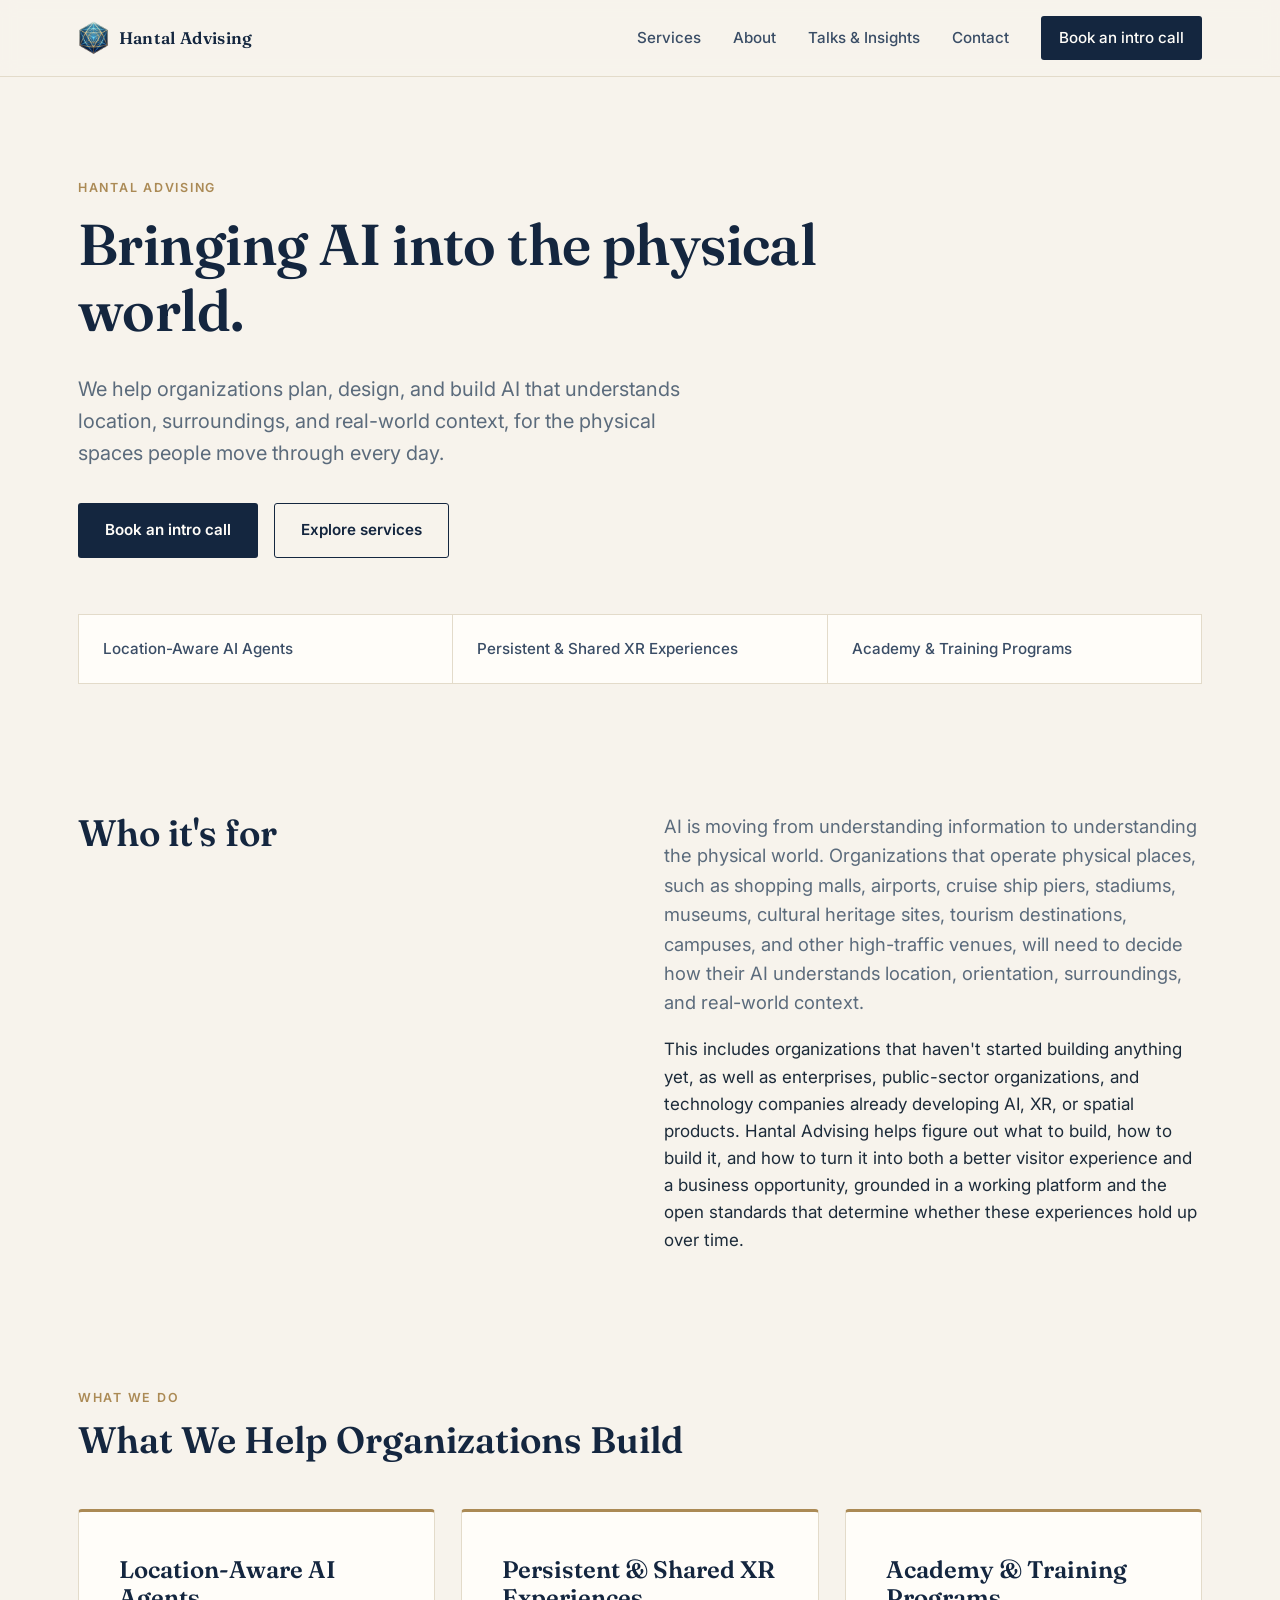
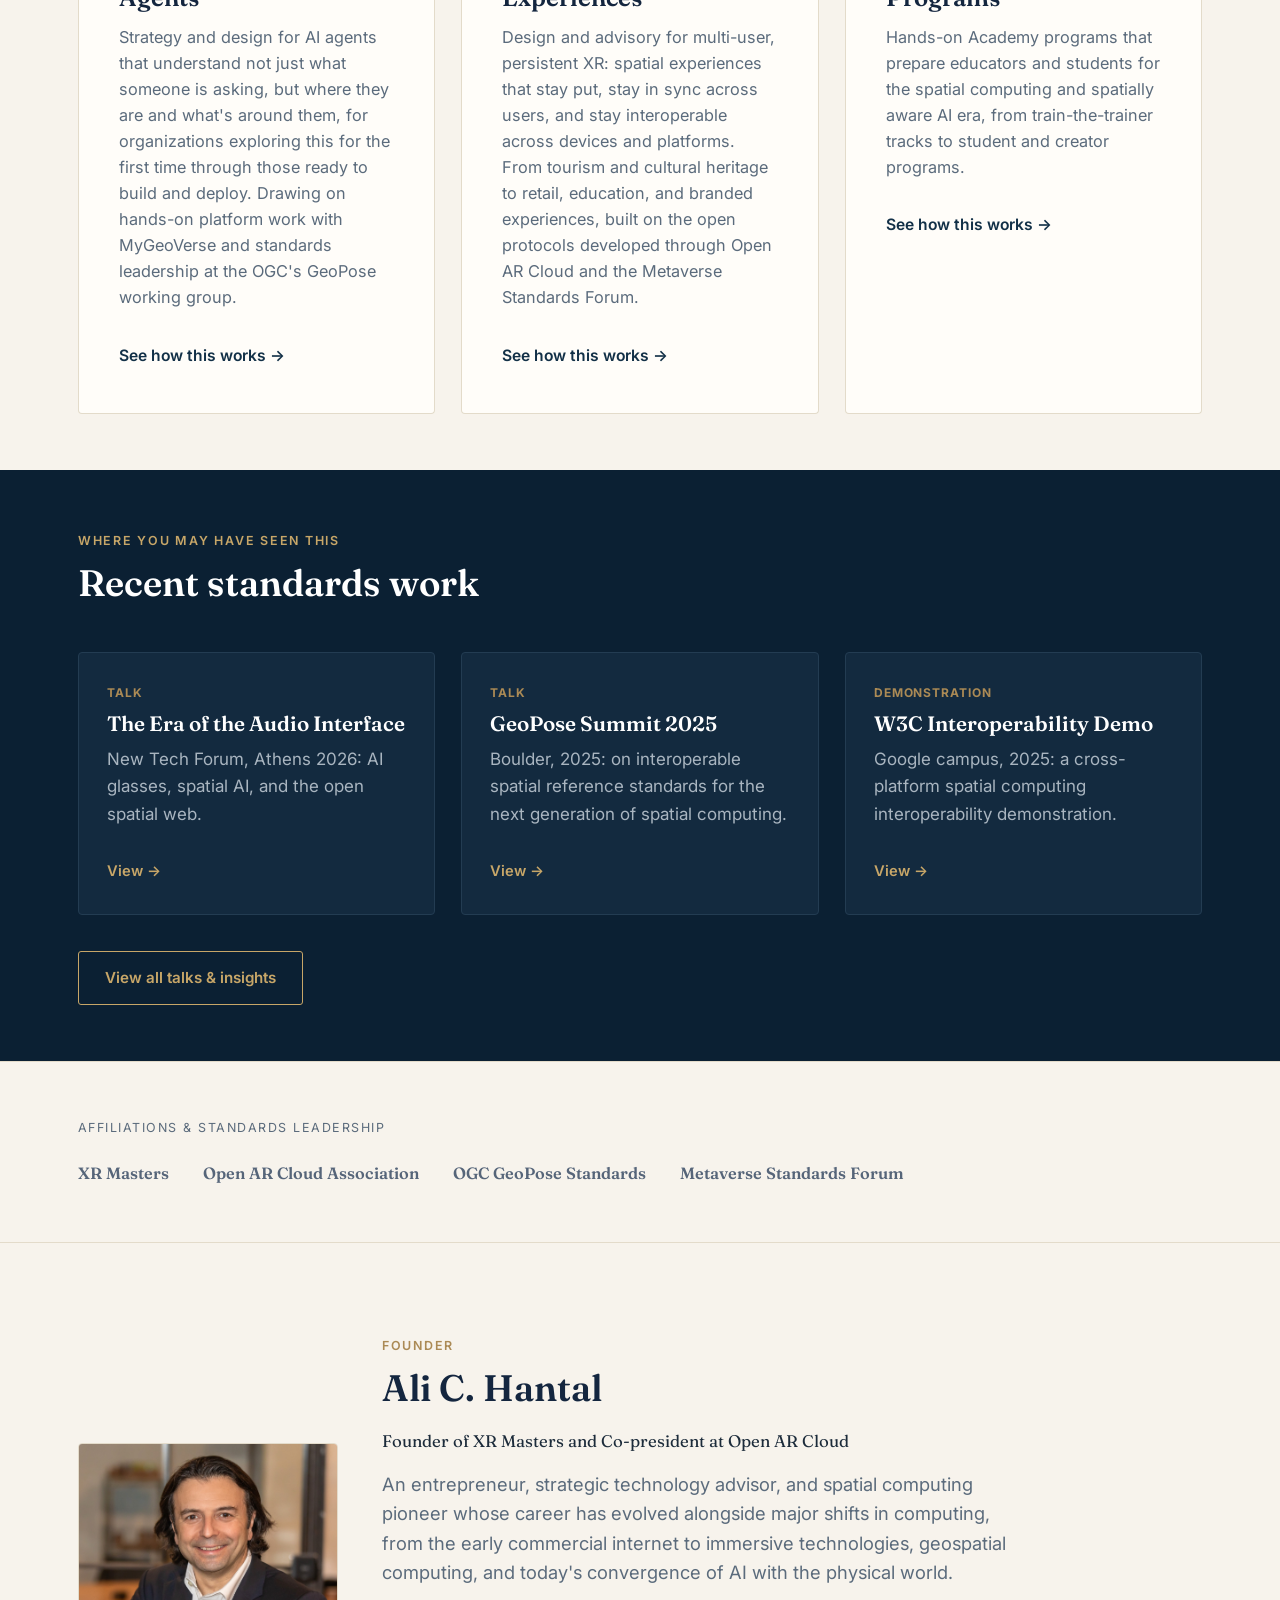
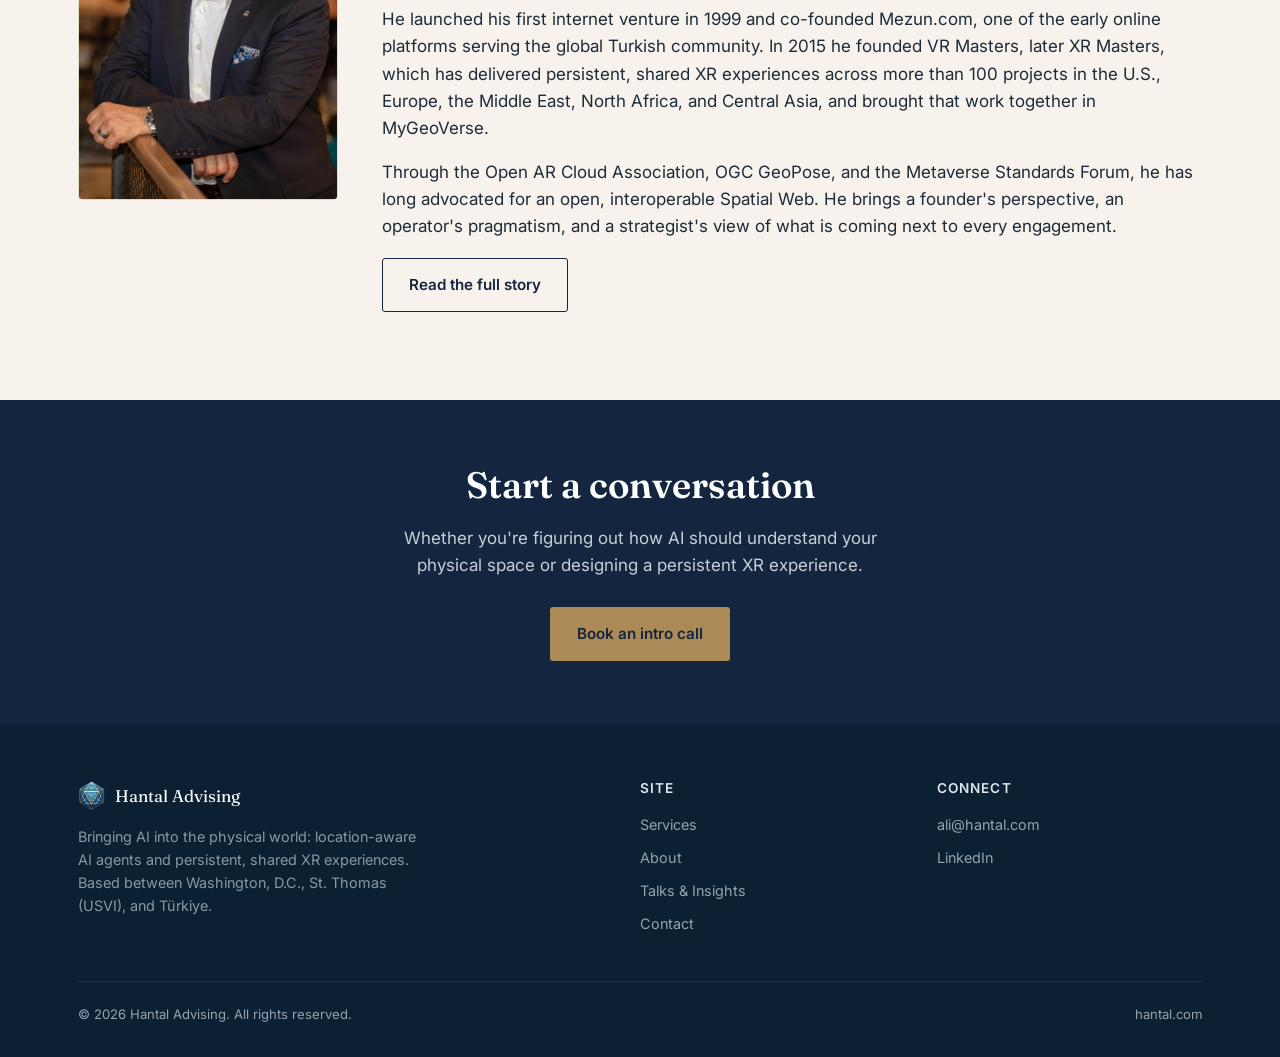
<file: index.html>
<!doctype html>
<html lang="en">
<head>
<meta charset="UTF-8">
<meta name="viewport" content="width=device-width, initial-scale=1">
<title>Hantal Advising | Location-Aware AI Agents & Persistent XR Experiences</title>
<meta name="description" content="We help organizations plan, design, and build AI that understands location, surroundings, and real-world context, for the physical spaces people move through every day.">
<meta property="og:title" content="Hantal Advising">
<meta property="og:description" content="Bringing AI into the physical world: location-aware AI agents and persistent, shared XR experiences.">
<meta property="og:type" content="website">
<link rel="icon" href="assets/icon.png">
<link rel="preconnect" href="https://fonts.googleapis.com">
<link rel="preconnect" href="https://fonts.gstatic.com" crossorigin>
<link href="https://fonts.googleapis.com/css2?family=Fraunces:wght@500;600;700&family=Inter:wght@400;500;600;700&display=swap" rel="stylesheet">
<link rel="stylesheet" href="css/style.css">
<script type="application/ld+json">
{
  "@context": "https://schema.org",
  "@type": "ProfessionalService",
  "name": "Hantal Advising",
  "founder": { "@type": "Person", "name": "Ali C. Hantal" },
  "description": "Helping organizations bring AI into the physical world: location-aware AI agents and persistent, shared XR experiences, built on open standards developed at the OGC and Open AR Cloud.",
  "url": "https://hantal.com"
}
</script>
</head>
<body>

<header class="site">
  <div class="nav-row">
    <a class="brand" href="index.html">
      <img src="assets/icon.png" alt="Hantal Advising icon">
      <span>Hantal Advising</span>
    </a>
    <button class="nav-toggle" aria-label="Toggle navigation" aria-expanded="false">
      <span></span><span></span><span></span>
    </button>
    <nav class="primary">
      <a href="services.html">Services</a>
      <a href="about.html">About</a>
      <a href="insights.html">Talks &amp; Insights</a>
      <a href="contact.html">Contact</a>
      <a class="cta" href="contact.html">Book an intro call</a>
    </nav>
  </div>
</header>

<main>

  <!-- Hero -->
  <section class="hero">
    <div class="wrap">
      <span class="eyebrow">Hantal Advising</span>
      <h1>Bringing AI into the physical world.</h1>
      <p class="lede">We help organizations plan, design, and build AI that understands location, surroundings, and real-world context, for the physical spaces people move through every day.</p>
      <div class="hero-cta">
        <a class="btn btn-primary" href="contact.html">Book an intro call</a>
        <a class="btn btn-ghost" href="services.html">Explore services</a>
      </div>
      <div class="hero-arenas">
        <div>Location-Aware AI Agents</div>
        <div>Persistent &amp; Shared XR Experiences</div>
        <div>Academy &amp; Training Programs</div>
      </div>
    </div>
  </section>

  <!-- Positioning -->
  <section class="tight">
    <div class="wrap">
      <div class="two-col">
        <div>
          <h2>Who it's for</h2>
        </div>
        <div>
          <p class="lede">AI is moving from understanding information to understanding the physical world. Organizations that operate physical places, such as shopping malls, airports, cruise ship piers, stadiums, museums, cultural heritage sites, tourism destinations, campuses, and other high-traffic venues, will need to decide how their AI understands location, orientation, surroundings, and real-world context.</p>
          <p>This includes organizations that haven't started building anything yet, as well as enterprises, public-sector organizations, and technology companies already developing AI, XR, or spatial products. Hantal Advising helps figure out what to build, how to build it, and how to turn it into both a better visitor experience and a business opportunity, grounded in a working platform and the open standards that determine whether these experiences hold up over time.</p>
        </div>
      </div>
    </div>
  </section>

  <!-- Three boxes -->
  <section class="tight">
    <div class="wrap">
      <div class="section-head">
        <span class="eyebrow">What we do</span>
        <h2>What We Help Organizations Build</h2>
      </div>
      <div class="grid cols-3 boxes-lg">
        <div class="card">
          <h3>Location-Aware AI Agents</h3>
          <p>Strategy and design for AI agents that understand not just what someone is asking, but where they are and what's around them, for organizations exploring this for the first time through those ready to build and deploy. Drawing on hands-on platform work with MyGeoVerse and standards leadership at the OGC's GeoPose working group.</p>
          <a class="more" href="services.html#location-aware-ai">See how this works →</a>
        </div>
        <div class="card">
          <h3>Persistent &amp; Shared XR Experiences</h3>
          <p>Design and advisory for multi-user, persistent XR: spatial experiences that stay put, stay in sync across users, and stay interoperable across devices and platforms. From tourism and cultural heritage to retail, education, and branded experiences, built on the open protocols developed through Open AR Cloud and the Metaverse Standards Forum.</p>
          <a class="more" href="services.html#persistent-xr">See how this works →</a>
        </div>
        <div class="card">
          <h3>Academy &amp; Training Programs</h3>
          <p>Hands-on Academy programs that prepare educators and students for the spatial computing and spatially aware AI era, from train-the-trainer tracks to student and creator programs.</p>
          <a class="more" href="services.html#academy-training">See how this works →</a>
        </div>
      </div>
    </div>
  </section>

  <!-- Recent standards work (moved directly under the boxes per repositioning brief) -->
  <section class="tight band-dark">
    <div class="wrap">
      <div class="section-head">
        <span class="eyebrow">Where you may have seen this</span>
        <h2>Recent standards work</h2>
      </div>
      <div class="grid cols-3">
        <div class="card" style="background:#132a3f;border-color:#233c52;">
          <span class="tag">Talk</span>
          <h3 style="color:#fff;">The Era of the Audio Interface</h3>
          <p style="color:#a9b5c0;">New Tech Forum, Athens 2026: AI glasses, spatial AI, and the open spatial web.</p>
          <a class="more" href="https://www.xr-masters.com/the-era-of-the-audio-interface-ai-glasses-spatial-ai-and-the-open-spatial-web/" target="_blank" rel="noopener" style="color:#c7a668;">View →</a>
        </div>
        <div class="card" style="background:#132a3f;border-color:#233c52;">
          <span class="tag">Talk</span>
          <h3 style="color:#fff;">GeoPose Summit 2025</h3>
          <p style="color:#a9b5c0;">Boulder, 2025: on interoperable spatial reference standards for the next generation of spatial computing.</p>
          <a class="more" href="https://www.xr-masters.com/geopose-summit-2025/" target="_blank" rel="noopener" style="color:#c7a668;">View →</a>
        </div>
        <div class="card" style="background:#132a3f;border-color:#233c52;">
          <span class="tag">Demonstration</span>
          <h3 style="color:#fff;">W3C Interoperability Demo</h3>
          <p style="color:#a9b5c0;">Google campus, 2025: a cross-platform spatial computing interoperability demonstration.</p>
          <a class="more" href="https://www.xr-masters.com/historical-interoperability-demo-at-google-campuses-during-w3c-immersive-web-meeting/" target="_blank" rel="noopener" style="color:#c7a668;">View →</a>
        </div>
      </div>
      <a class="btn btn-ghost" href="insights.html" style="margin-top:36px;border-color:#c7a668;color:#c7a668;">View all talks &amp; insights</a>
    </div>
  </section>

  <!-- Credibility strip -->
  <section class="credibility tight">
    <div class="wrap">
      <div class="label">Affiliations &amp; standards leadership</div>
      <div class="logo-row">
        <span>XR Masters</span>
        <span>Open AR Cloud Association</span>
        <span>OGC GeoPose Standards</span>
        <span>Metaverse Standards Forum</span>
      </div>
    </div>
  </section>

  <!-- About teaser -->
  <section>
    <div class="wrap">
      <div class="person-teaser">
        <img src="assets/ali-hantal.jpg" alt="Ali C. Hantal">
        <div>
          <span class="eyebrow">Founder</span>
          <h2>Ali C. Hantal</h2>
          <p class="person-role">Founder of XR Masters and Co-president at Open AR Cloud</p>
          <p class="lede">An entrepreneur, strategic technology advisor, and spatial computing pioneer whose career has evolved alongside major shifts in computing, from the early commercial internet to immersive technologies, geospatial computing, and today's convergence of AI with the physical world.</p>
          <p>He launched his first internet venture in 1999 and co-founded Mezun.com, one of the early online platforms serving the global Turkish community. In 2015 he founded VR Masters, later XR Masters, which has delivered persistent, shared XR experiences across more than 100 projects in the U.S., Europe, the Middle East, North Africa, and Central Asia, and brought that work together in MyGeoVerse.</p>
          <p>Through the Open AR Cloud Association, OGC GeoPose, and the Metaverse Standards Forum, he has long advocated for an open, interoperable Spatial Web. He brings a founder's perspective, an operator's pragmatism, and a strategist's view of what is coming next to every engagement.</p>
          <a class="btn btn-ghost" href="about.html">Read the full story</a>
        </div>
      </div>
    </div>
  </section>

  <!-- Closing CTA -->
  <section class="cta-band">
    <div class="wrap">
      <h2>Start a conversation</h2>
      <p>Whether you're figuring out how AI should understand your physical space or designing a persistent XR experience.</p>
      <a class="btn btn-primary" href="contact.html">Book an intro call</a>
    </div>
  </section>

</main>

<footer class="site">
  <div class="wrap">
    <div class="foot-grid">
      <div>
        <div class="brand-foot">
          <img src="assets/icon.png" alt="Hantal Advising icon">
          <span>Hantal Advising</span>
        </div>
        <p style="max-width:340px;color:#8b98a4;">Bringing AI into the physical world: location-aware AI agents and persistent, shared XR experiences. Based between Washington, D.C., St. Thomas (USVI), and Türkiye.</p>
      </div>
      <div>
        <h4>Site</h4>
        <ul>
          <li><a href="services.html">Services</a></li>
          <li><a href="about.html">About</a></li>
          <li><a href="insights.html">Talks &amp; Insights</a></li>
          <li><a href="contact.html">Contact</a></li>
        </ul>
      </div>
      <div>
        <h4>Connect</h4>
        <ul>
          <li><a href="mailto:ali@hantal.com">ali@hantal.com</a></li>
          <li><a href="https://linkedin.com/in/ahantal" target="_blank" rel="noopener">LinkedIn</a></li>
        </ul>
      </div>
    </div>
    <div class="bottom">
      <span>© 2026 Hantal Advising. All rights reserved.</span>
      <span>hantal.com</span>
    </div>
  </div>
</footer>

<script src="js/main.js"></script>
</body>
</html>
</file>
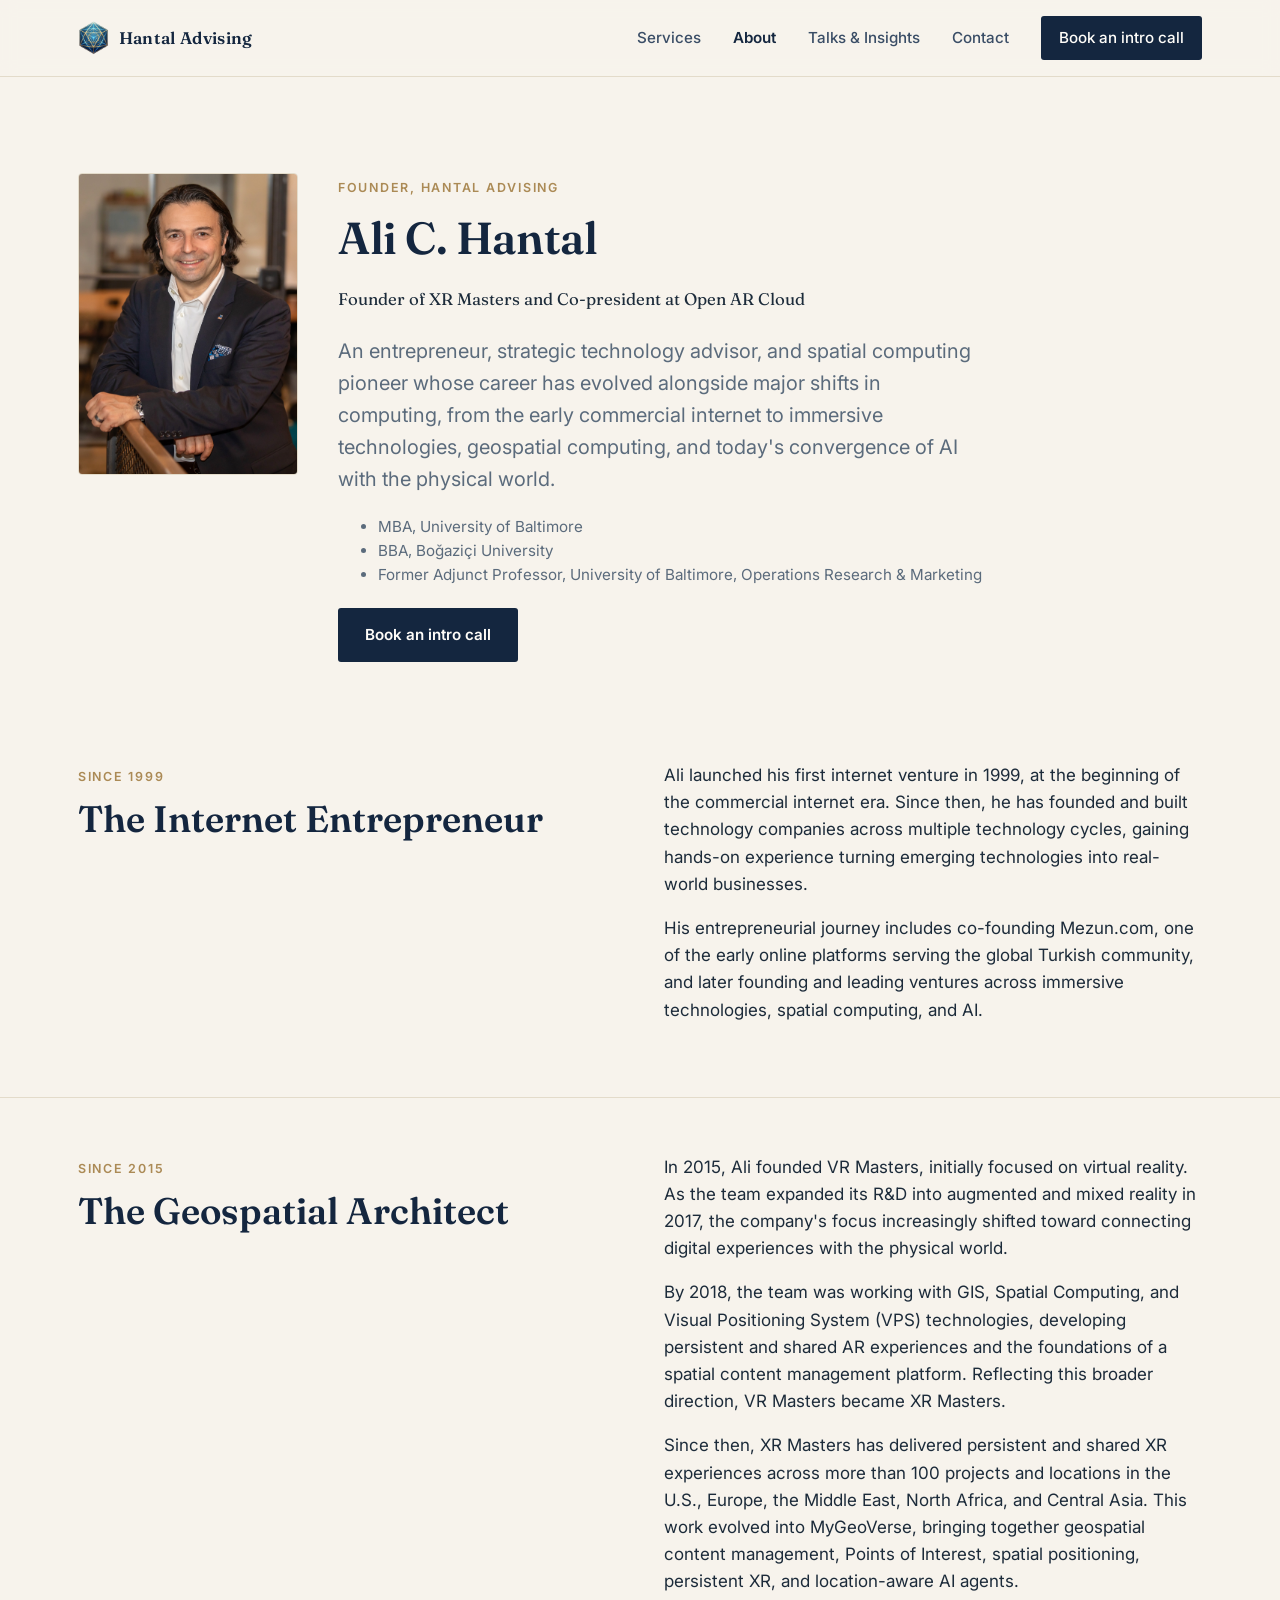
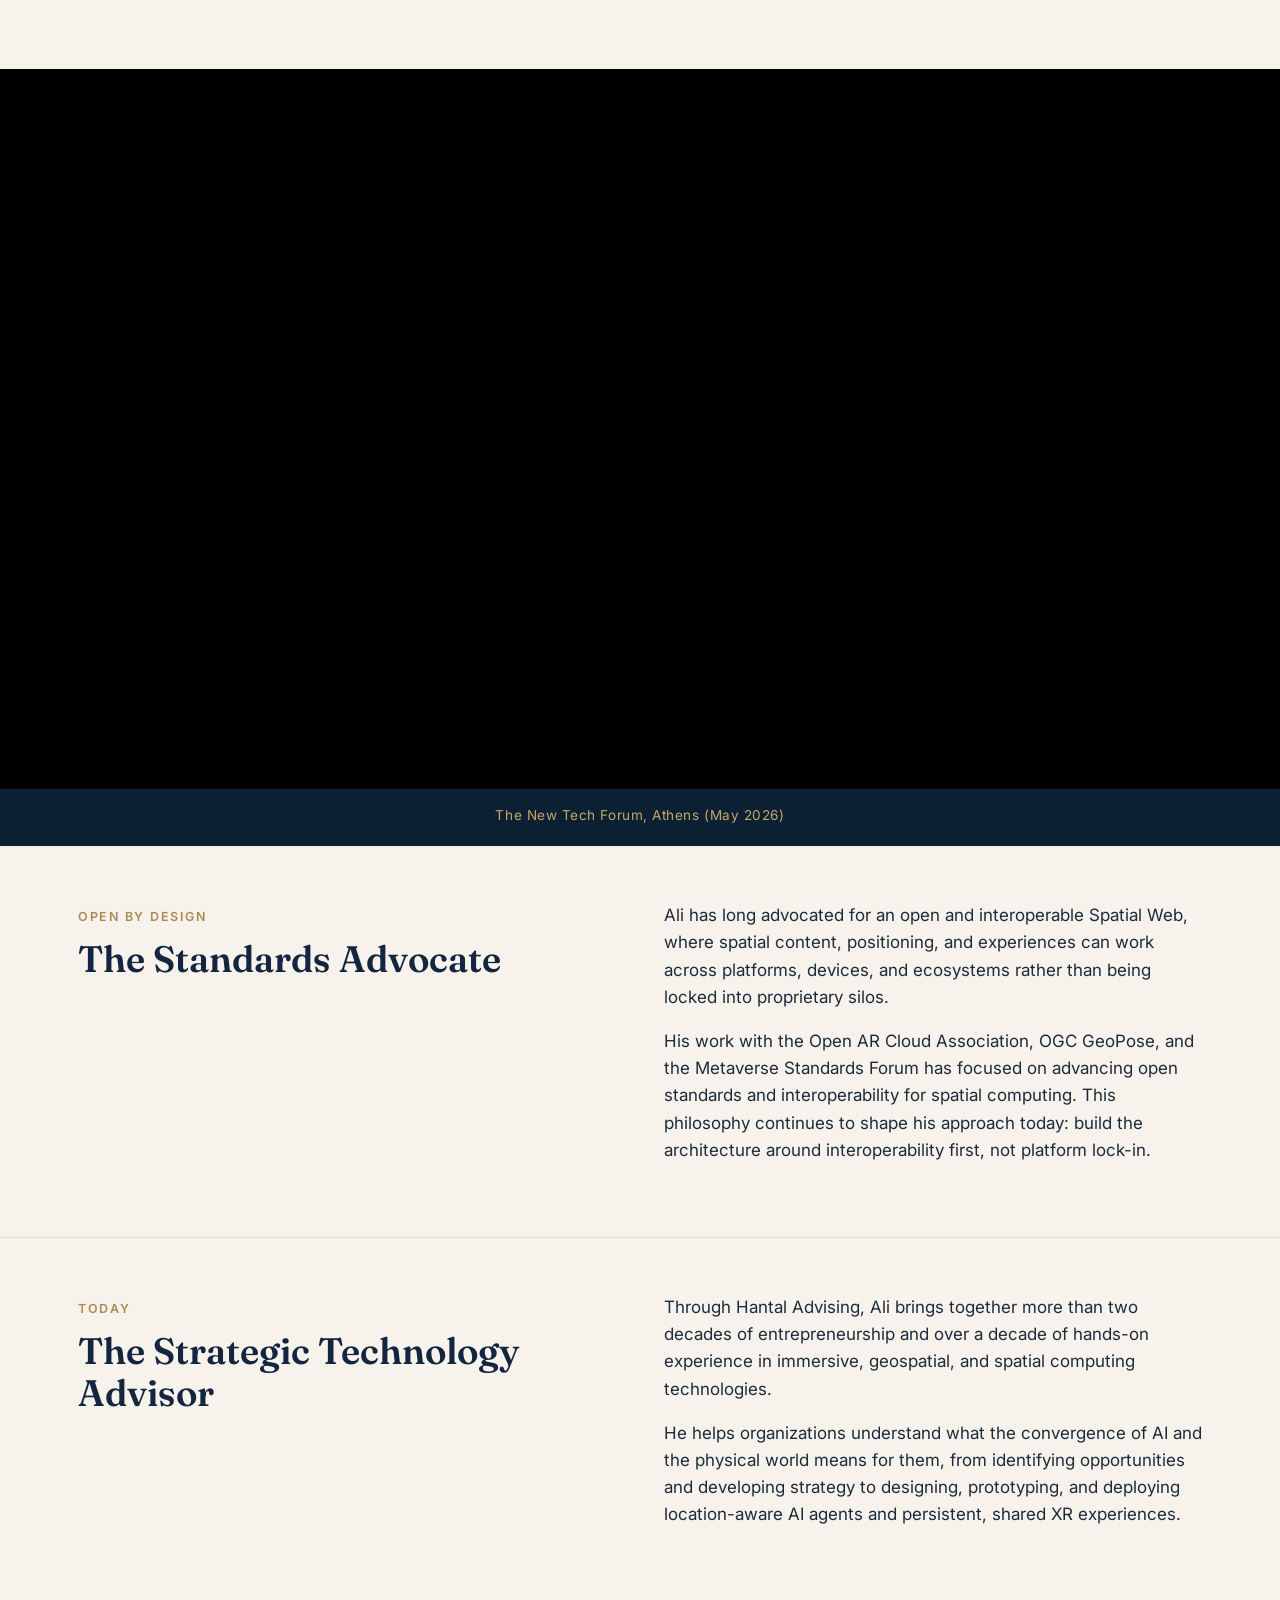
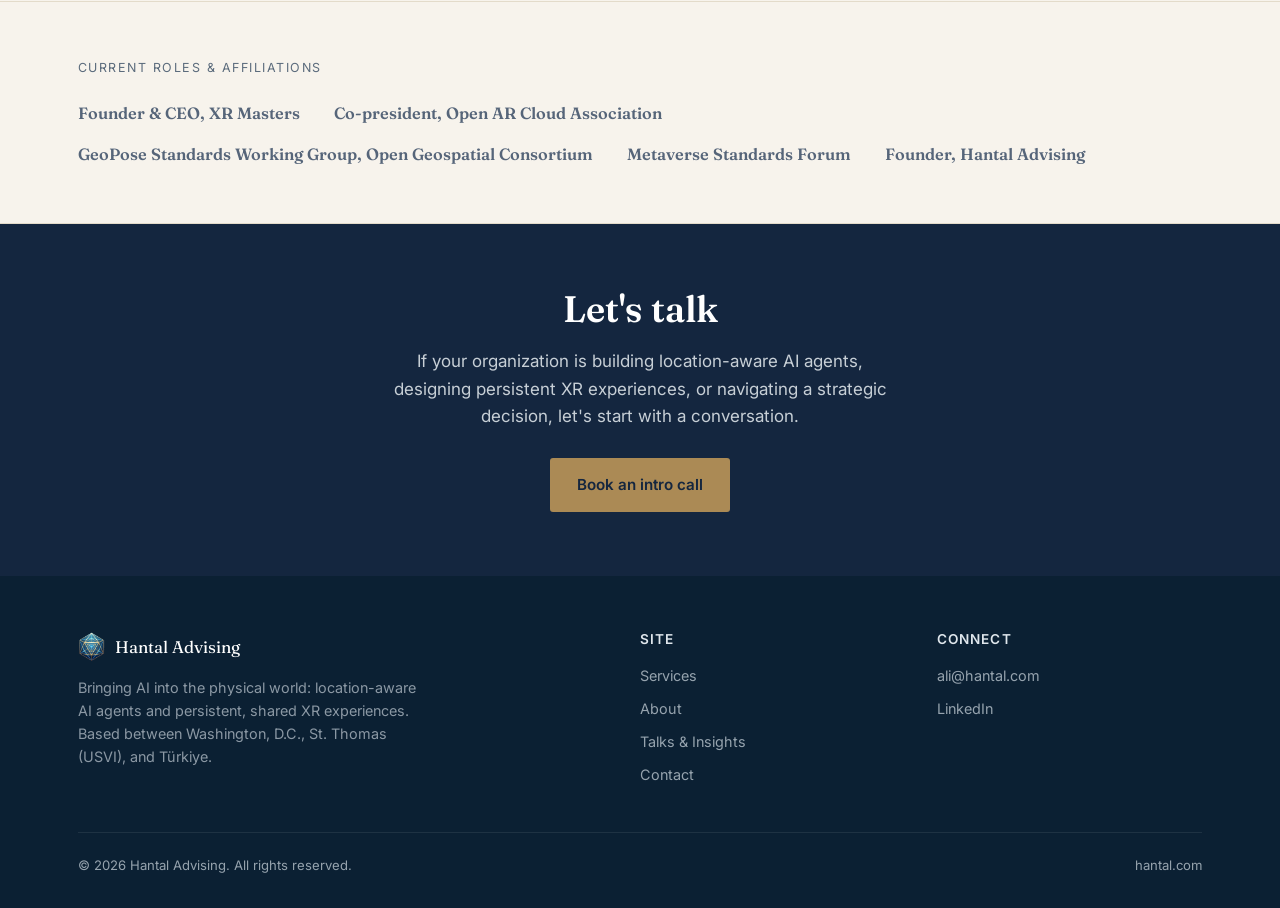
<file: about.html>
<!doctype html>
<html lang="en">
<head>
<meta charset="UTF-8">
<meta name="viewport" content="width=device-width, initial-scale=1">
<title>About Ali Hantal | Hantal Advising</title>
<meta name="description" content="Ali C. Hantal: entrepreneur, strategic technology advisor, and spatial computing pioneer. Founder of XR Masters, Co-president of Open AR Cloud, and advisor on location-aware AI agents and persistent, shared XR experiences.">
<link rel="icon" href="assets/icon.png">
<link rel="preconnect" href="https://fonts.googleapis.com">
<link rel="preconnect" href="https://fonts.gstatic.com" crossorigin>
<link href="https://fonts.googleapis.com/css2?family=Fraunces:wght@500;600;700&family=Inter:wght@400;500;600;700&display=swap" rel="stylesheet">
<link rel="stylesheet" href="css/style.css">
</head>
<body>

<header class="site">
  <div class="nav-row">
    <a class="brand" href="index.html">
      <img src="assets/icon.png" alt="Hantal Advising icon">
      <span>Hantal Advising</span>
    </a>
    <button class="nav-toggle" aria-label="Toggle navigation" aria-expanded="false">
      <span></span><span></span><span></span>
    </button>
    <nav class="primary">
      <a href="services.html">Services</a>
      <a href="about.html" class="current">About</a>
      <a href="insights.html">Talks &amp; Insights</a>
      <a href="contact.html">Contact</a>
      <a class="cta" href="contact.html">Book an intro call</a>
    </nav>
  </div>
</header>

<main>

  <section class="hero" style="padding-bottom:20px;">
    <div class="wrap">
      <div class="person-card">
        <img src="assets/ali-hantal.jpg" alt="Ali C. Hantal">
        <div>
          <span class="eyebrow">Founder, Hantal Advising</span>
          <h1 style="font-size:clamp(2rem,4vw,2.8rem);">Ali C. Hantal</h1>
          <p class="person-role">Founder of XR Masters and Co-president at Open AR Cloud</p>
          <p class="lede">An entrepreneur, strategic technology advisor, and spatial computing pioneer whose career has evolved alongside major shifts in computing, from the early commercial internet to immersive technologies, geospatial computing, and today's convergence of AI with the physical world.</p>
          <ul class="credentials">
            <li>MBA, University of Baltimore</li>
            <li>BBA, Boğaziçi University</li>
            <li>Former Adjunct Professor, University of Baltimore, Operations Research &amp; Marketing</li>
          </ul>
          <div style="margin-top:20px;display:flex;gap:14px;flex-wrap:wrap;">
            <a class="btn btn-primary" href="contact.html">Book an intro call</a>
          </div>
        </div>
      </div>
    </div>
  </section>

  <!-- The Internet Entrepreneur -->
  <section class="tight">
    <div class="wrap">
      <div class="two-col">
        <div>
          <span class="eyebrow">Since 1999</span>
          <h2>The Internet Entrepreneur</h2>
        </div>
        <div>
          <p>Ali launched his first internet venture in 1999, at the beginning of the commercial internet era. Since then, he has founded and built technology companies across multiple technology cycles, gaining hands-on experience turning emerging technologies into real-world businesses.</p>
          <p>His entrepreneurial journey includes co-founding Mezun.com, one of the early online platforms serving the global Turkish community, and later founding and leading ventures across immersive technologies, spatial computing, and AI.</p>
        </div>
      </div>
    </div>
  </section>

  <hr class="divider">

  <!-- The Geospatial Architect -->
  <section class="tight">
    <div class="wrap">
      <div class="two-col">
        <div>
          <span class="eyebrow">Since 2015</span>
          <h2>The Geospatial Architect</h2>
        </div>
        <div>
          <p>In 2015, Ali founded VR Masters, initially focused on virtual reality. As the team expanded its R&amp;D into augmented and mixed reality in 2017, the company's focus increasingly shifted toward connecting digital experiences with the physical world.</p>
          <p>By 2018, the team was working with GIS, Spatial Computing, and Visual Positioning System (VPS) technologies, developing persistent and shared AR experiences and the foundations of a spatial content management platform. Reflecting this broader direction, VR Masters became XR Masters.</p>
          <p>Since then, XR Masters has delivered persistent and shared XR experiences across more than 100 projects and locations in the U.S., Europe, the Middle East, North Africa, and Central Asia. This work evolved into MyGeoVerse, bringing together geospatial content management, Points of Interest, spatial positioning, persistent XR, and location-aware AI agents.</p>
        </div>
      </div>
    </div>
  </section>

  <!-- Talk video -->
  <section class="video-band">
    <figure class="video-embed">
      <div class="video-frame">
        <iframe src="https://www.youtube.com/embed/C66M3ewq_Bs?si=JC4toUh0gxlgccqT" title="YouTube video player" frameborder="0" allow="accelerometer; autoplay; clipboard-write; encrypted-media; gyroscope; picture-in-picture; web-share" referrerpolicy="strict-origin-when-cross-origin" allowfullscreen></iframe>
      </div>
      <figcaption>The New Tech Forum, Athens (May 2026)</figcaption>
    </figure>
  </section>

  <!-- The Standards Advocate -->
  <section class="tight">
    <div class="wrap">
      <div class="two-col">
        <div>
          <span class="eyebrow">Open by design</span>
          <h2>The Standards Advocate</h2>
        </div>
        <div>
          <p>Ali has long advocated for an open and interoperable Spatial Web, where spatial content, positioning, and experiences can work across platforms, devices, and ecosystems rather than being locked into proprietary silos.</p>
          <p>His work with the Open AR Cloud Association, OGC GeoPose, and the Metaverse Standards Forum has focused on advancing open standards and interoperability for spatial computing. This philosophy continues to shape his approach today: build the architecture around interoperability first, not platform lock-in.</p>
        </div>
      </div>
    </div>
  </section>

  <hr class="divider">

  <!-- The Strategic Technology Advisor -->
  <section class="tight">
    <div class="wrap">
      <div class="two-col">
        <div>
          <span class="eyebrow">Today</span>
          <h2>The Strategic Technology Advisor</h2>
        </div>
        <div>
          <p>Through Hantal Advising, Ali brings together more than two decades of entrepreneurship and over a decade of hands-on experience in immersive, geospatial, and spatial computing technologies.</p>
          <p>He helps organizations understand what the convergence of AI and the physical world means for them, from identifying opportunities and developing strategy to designing, prototyping, and deploying location-aware AI agents and persistent, shared XR experiences.</p>
        </div>
      </div>
    </div>
  </section>

  <!-- Affiliations -->
  <section class="credibility tight">
    <div class="wrap">
      <div class="label">Current roles &amp; affiliations</div>
      <div class="logo-row">
        <span>Founder &amp; CEO, XR Masters</span>
        <span>Co-president, Open AR Cloud Association</span>
        <span>GeoPose Standards Working Group, Open Geospatial Consortium</span>
        <span>Metaverse Standards Forum</span>
        <span>Founder, Hantal Advising</span>
      </div>
    </div>
  </section>

  <section class="cta-band">
    <div class="wrap">
      <h2>Let's talk</h2>
      <p>If your organization is building location-aware AI agents, designing persistent XR experiences, or navigating a strategic decision, let's start with a conversation.</p>
      <a class="btn btn-primary" href="contact.html">Book an intro call</a>
    </div>
  </section>

</main>

<footer class="site">
  <div class="wrap">
    <div class="foot-grid">
      <div>
        <div class="brand-foot">
          <img src="assets/icon.png" alt="Hantal Advising icon">
          <span>Hantal Advising</span>
        </div>
        <p style="max-width:340px;color:#8b98a4;">Bringing AI into the physical world: location-aware AI agents and persistent, shared XR experiences. Based between Washington, D.C., St. Thomas (USVI), and Türkiye.</p>
      </div>
      <div>
        <h4>Site</h4>
        <ul>
          <li><a href="services.html">Services</a></li>
          <li><a href="about.html">About</a></li>
          <li><a href="insights.html">Talks &amp; Insights</a></li>
          <li><a href="contact.html">Contact</a></li>
        </ul>
      </div>
      <div>
        <h4>Connect</h4>
        <ul>
          <li><a href="mailto:ali@hantal.com">ali@hantal.com</a></li>
          <li><a href="https://linkedin.com/in/ahantal" target="_blank" rel="noopener">LinkedIn</a></li>
        </ul>
      </div>
    </div>
    <div class="bottom">
      <span>© 2026 Hantal Advising. All rights reserved.</span>
      <span>hantal.com</span>
    </div>
  </div>
</footer>

<script src="js/main.js"></script>
</body>
</html>
</file>
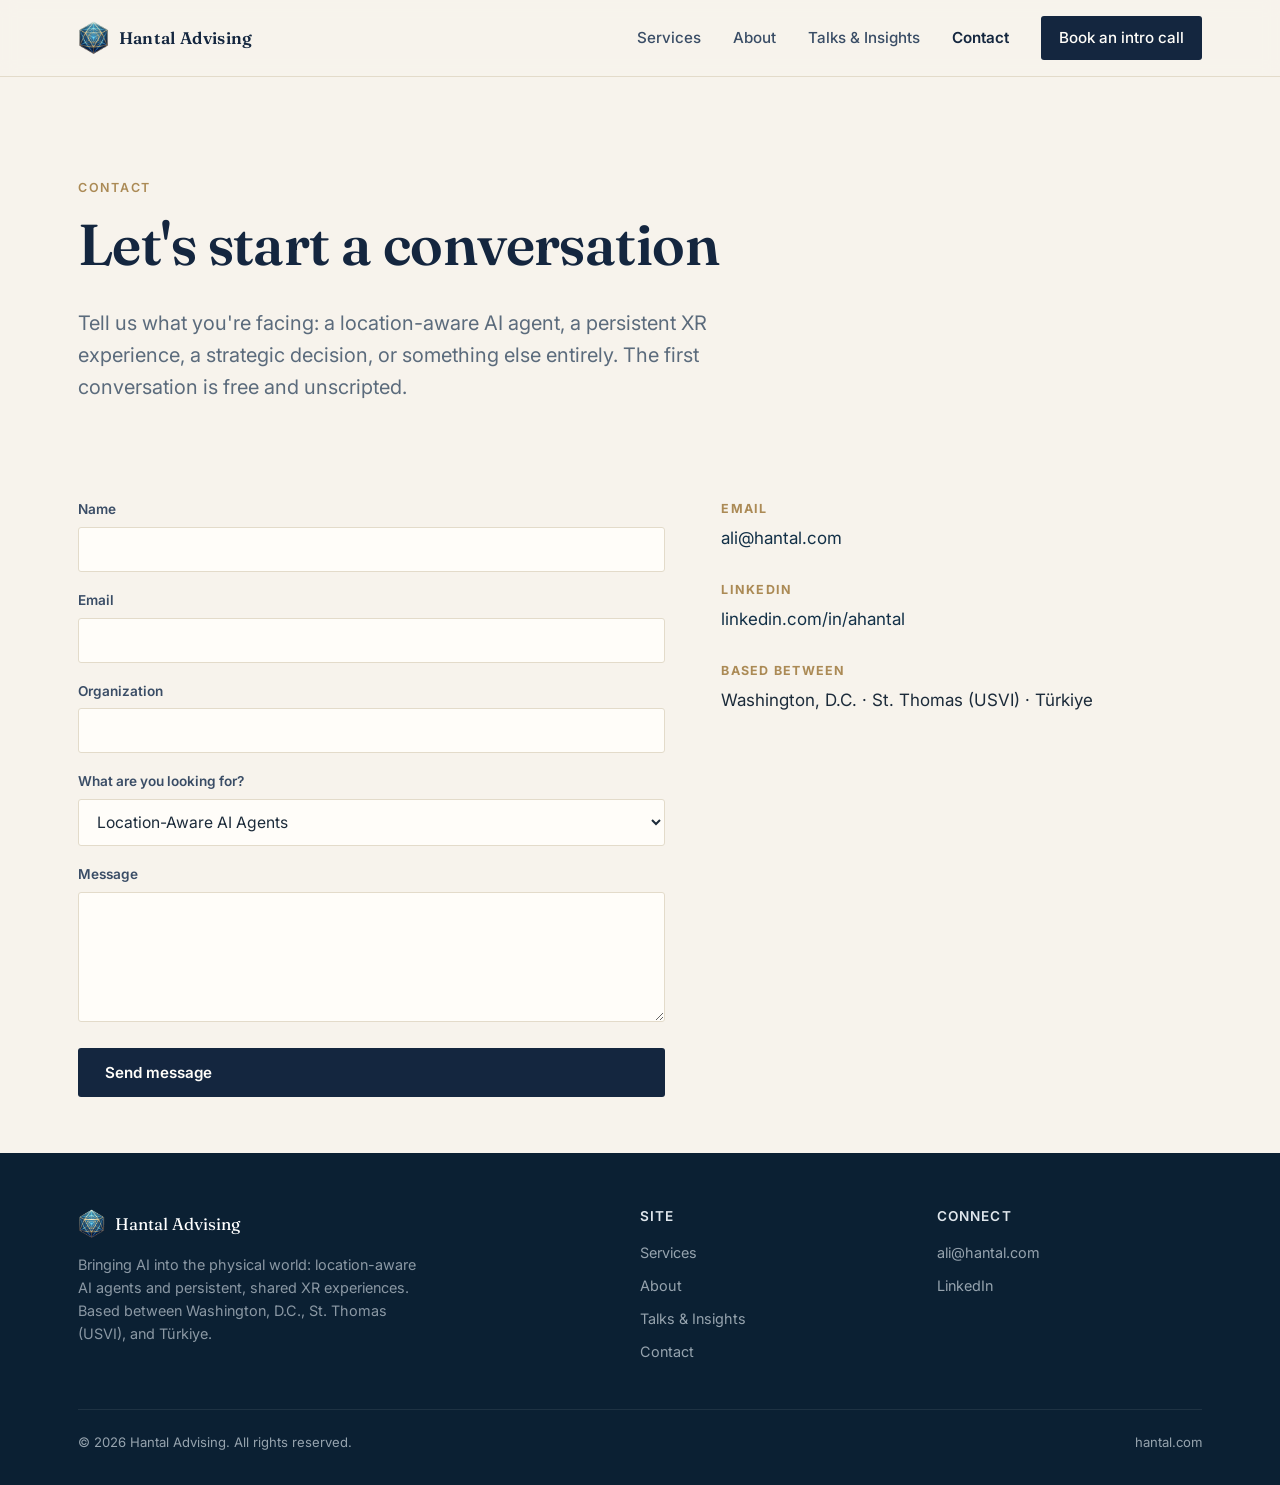
<file: contact.html>
<!doctype html>
<html lang="en">
<head>
<meta charset="UTF-8">
<meta name="viewport" content="width=device-width, initial-scale=1">
<title>Contact | Hantal Advising</title>
<meta name="description" content="Start a conversation with Hantal Advising: location-aware AI agents, persistent, shared XR experiences, and Academy & training programs.">
<link rel="icon" href="assets/icon.png">
<link rel="preconnect" href="https://fonts.googleapis.com">
<link rel="preconnect" href="https://fonts.gstatic.com" crossorigin>
<link href="https://fonts.googleapis.com/css2?family=Fraunces:wght@500;600;700&family=Inter:wght@400;500;600;700&display=swap" rel="stylesheet">
<link rel="stylesheet" href="css/style.css">
</head>
<body>

<header class="site">
  <div class="nav-row">
    <a class="brand" href="index.html">
      <img src="assets/icon.png" alt="Hantal Advising icon">
      <span>Hantal Advising</span>
    </a>
    <button class="nav-toggle" aria-label="Toggle navigation" aria-expanded="false">
      <span></span><span></span><span></span>
    </button>
    <nav class="primary">
      <a href="services.html">Services</a>
      <a href="about.html">About</a>
      <a href="insights.html">Talks &amp; Insights</a>
      <a href="contact.html" class="current">Contact</a>
      <a class="cta" href="contact.html">Book an intro call</a>
    </nav>
  </div>
</header>

<main>

  <section class="hero" style="padding-bottom:20px;">
    <div class="wrap">
      <span class="eyebrow">Contact</span>
      <h1>Let's start a conversation</h1>
      <p class="lede">Tell us what you're facing: a location-aware AI agent, a persistent XR experience, a strategic decision, or something else entirely. The first conversation is free and unscripted.</p>
    </div>
  </section>

  <section class="tight">
    <div class="wrap">
      <div class="contact-grid">

        <div>
          <form class="contact-form" action="https://api.web3forms.com/submit" method="POST" style="position:relative;">
            <input type="hidden" name="access_key" value="8351b15c-2882-40d8-814c-b7bbbf48f632">
            <input type="hidden" name="subject" value="New inquiry: Hantal Advising website">
            <input type="hidden" name="from_name" value="Hantal Advising Website">
            <input class="hp" type="text" name="company" tabindex="-1" autocomplete="off">

            <div>
              <label for="name">Name</label>
              <input type="text" id="name" name="name" required>
            </div>

            <div>
              <label for="email">Email</label>
              <input type="email" id="email" name="email" required>
            </div>

            <div>
              <label for="org">Organization</label>
              <input type="text" id="org" name="org">
            </div>

            <div>
              <label for="looking-for">What are you looking for?</label>
              <select id="looking-for" name="looking-for">
                <option>Location-Aware AI Agents</option>
                <option>Persistent &amp; Shared XR Experiences</option>
                <option>Academy &amp; Training Programs</option>
                <option>Other</option>
              </select>
            </div>

            <div>
              <label for="message">Message</label>
              <textarea id="message" name="message" required></textarea>
            </div>

            <button class="btn btn-primary" type="submit">Send message</button>
            <p class="form-status" style="display:none;color:var(--ink-soft);font-size:0.9rem;margin-top:4px;"></p>
          </form>
        </div>

        <div class="contact-side">
          <div class="item">
            <div class="label">Email</div>
            <a href="mailto:ali@hantal.com">ali@hantal.com</a>
          </div>
          <div class="item">
            <div class="label">LinkedIn</div>
            <a href="https://linkedin.com/in/ahantal" target="_blank" rel="noopener">linkedin.com/in/ahantal</a>
          </div>
          <div class="item">
            <div class="label">Based between</div>
            <p style="margin:0;">Washington, D.C. · St. Thomas (USVI) · Türkiye</p>
          </div>
        </div>

      </div>
    </div>
  </section>

</main>

<footer class="site">
  <div class="wrap">
    <div class="foot-grid">
      <div>
        <div class="brand-foot">
          <img src="assets/icon.png" alt="Hantal Advising icon">
          <span>Hantal Advising</span>
        </div>
        <p style="max-width:340px;color:#8b98a4;">Bringing AI into the physical world: location-aware AI agents and persistent, shared XR experiences. Based between Washington, D.C., St. Thomas (USVI), and Türkiye.</p>
      </div>
      <div>
        <h4>Site</h4>
        <ul>
          <li><a href="services.html">Services</a></li>
          <li><a href="about.html">About</a></li>
          <li><a href="insights.html">Talks &amp; Insights</a></li>
          <li><a href="contact.html">Contact</a></li>
        </ul>
      </div>
      <div>
        <h4>Connect</h4>
        <ul>
          <li><a href="mailto:ali@hantal.com">ali@hantal.com</a></li>
          <li><a href="https://linkedin.com/in/ahantal" target="_blank" rel="noopener">LinkedIn</a></li>
        </ul>
      </div>
    </div>
    <div class="bottom">
      <span>© 2026 Hantal Advising. All rights reserved.</span>
      <span>hantal.com</span>
    </div>
  </div>
</footer>

<script src="js/main.js"></script>
</body>
</html>
</file>
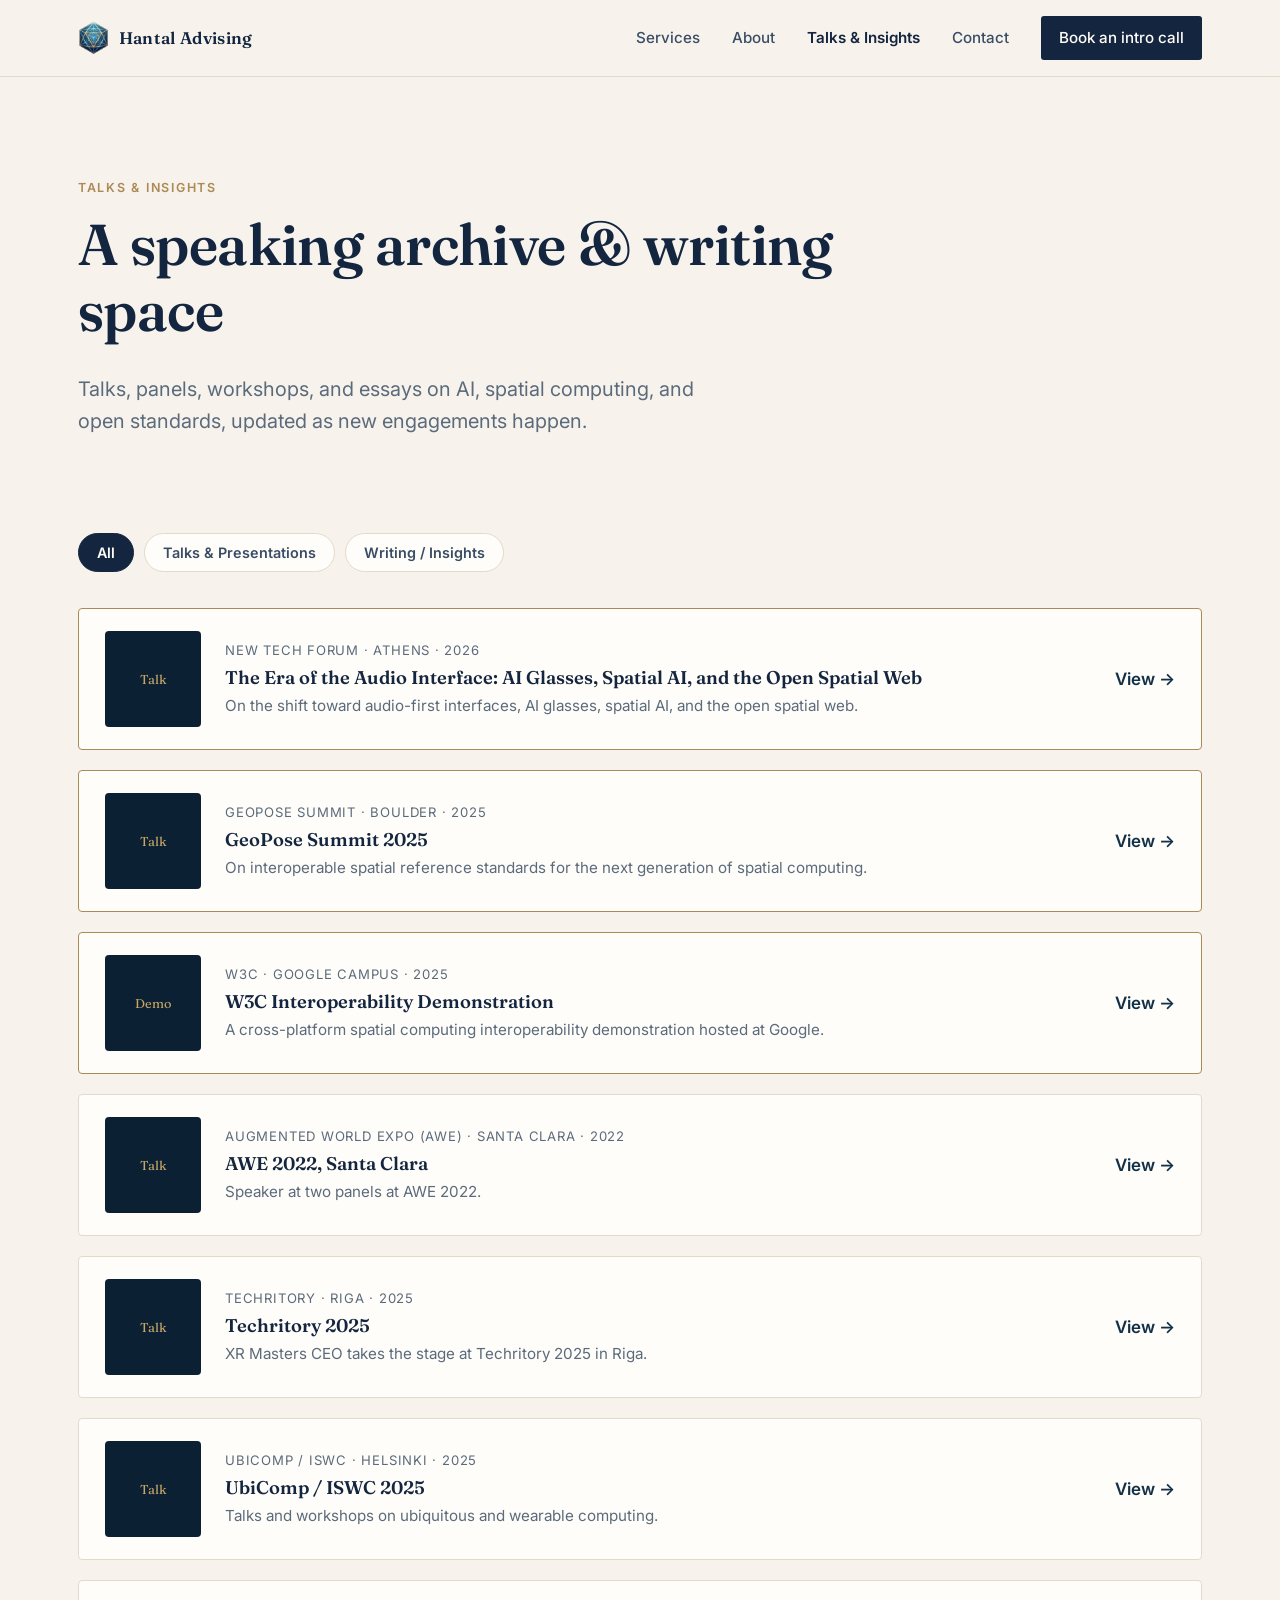
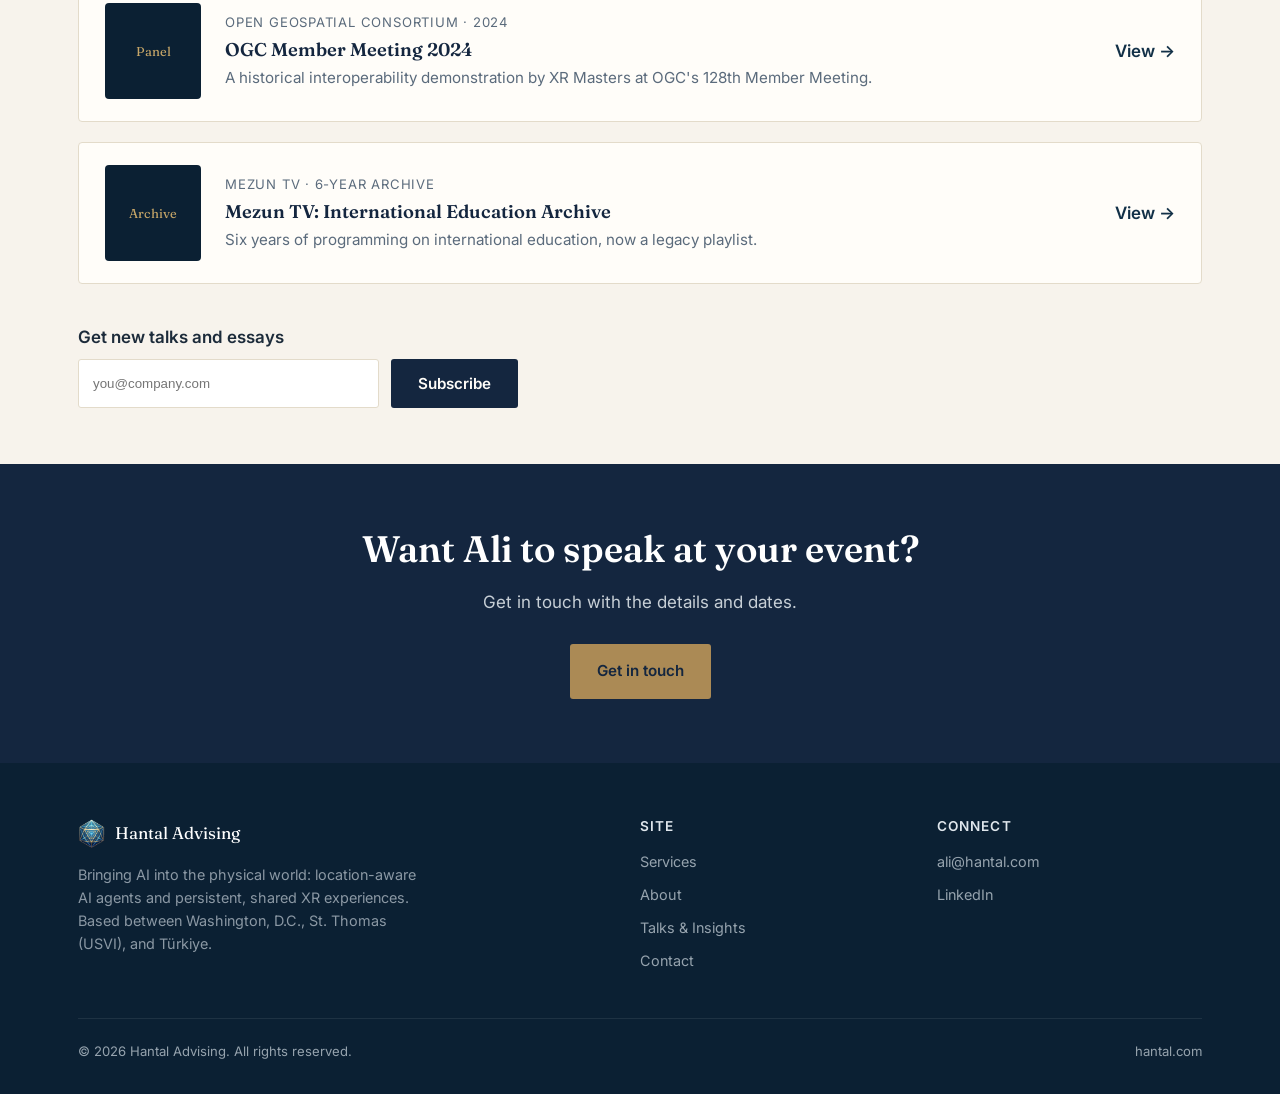
<file: insights.html>
<!doctype html>
<html lang="en">
<head>
<meta charset="UTF-8">
<meta name="viewport" content="width=device-width, initial-scale=1">
<title>Talks & Insights | Hantal Advising</title>
<meta name="description" content="A speaking archive and writing space: talks, panels, workshops, and essays from Ali C. Hantal on location-aware AI agents, persistent XR, and open standards.">
<link rel="icon" href="assets/icon.png">
<link rel="preconnect" href="https://fonts.googleapis.com">
<link rel="preconnect" href="https://fonts.gstatic.com" crossorigin>
<link href="https://fonts.googleapis.com/css2?family=Fraunces:wght@500;600;700&family=Inter:wght@400;500;600;700&display=swap" rel="stylesheet">
<link rel="stylesheet" href="css/style.css">
</head>
<body>

<header class="site">
  <div class="nav-row">
    <a class="brand" href="index.html">
      <img src="assets/icon.png" alt="Hantal Advising icon">
      <span>Hantal Advising</span>
    </a>
    <button class="nav-toggle" aria-label="Toggle navigation" aria-expanded="false">
      <span></span><span></span><span></span>
    </button>
    <nav class="primary">
      <a href="services.html">Services</a>
      <a href="about.html">About</a>
      <a href="insights.html" class="current">Talks &amp; Insights</a>
      <a href="contact.html">Contact</a>
      <a class="cta" href="contact.html">Book an intro call</a>
    </nav>
  </div>
</header>

<main>

  <section class="hero" style="padding-bottom:20px;">
    <div class="wrap">
      <span class="eyebrow">Talks &amp; Insights</span>
      <h1>A speaking archive &amp; writing space</h1>
      <p class="lede">Talks, panels, workshops, and essays on AI, spatial computing, and open standards, updated as new engagements happen.</p>
    </div>
  </section>

  <section class="tight">
    <div class="wrap">

      <div class="filter-tabs">
        <button class="active" data-filter="all">All</button>
        <button data-filter="talks">Talks &amp; Presentations</button>
        <button data-filter="writing">Writing / Insights</button>
      </div>

      <div class="talk-list">

        <div class="talk-card pinned" data-category="talks">
          <div class="kind">Talk</div>
          <div>
            <div class="meta">New Tech Forum · Athens · 2026</div>
            <h3>The Era of the Audio Interface: AI Glasses, Spatial AI, and the Open Spatial Web</h3>
            <p>On the shift toward audio-first interfaces, AI glasses, spatial AI, and the open spatial web.</p>
          </div>
          <a class="go" href="https://www.xr-masters.com/the-era-of-the-audio-interface-ai-glasses-spatial-ai-and-the-open-spatial-web/" target="_blank" rel="noopener">View →</a>
        </div>

        <div class="talk-card pinned" data-category="talks">
          <div class="kind">Talk</div>
          <div>
            <div class="meta">GeoPose Summit · Boulder · 2025</div>
            <h3>GeoPose Summit 2025</h3>
            <p>On interoperable spatial reference standards for the next generation of spatial computing.</p>
          </div>
          <a class="go" href="https://www.xr-masters.com/geopose-summit-2025/" target="_blank" rel="noopener">View →</a>
        </div>

        <div class="talk-card pinned" data-category="talks">
          <div class="kind">Demo</div>
          <div>
            <div class="meta">W3C · Google campus · 2025</div>
            <h3>W3C Interoperability Demonstration</h3>
            <p>A cross-platform spatial computing interoperability demonstration hosted at Google.</p>
          </div>
          <a class="go" href="https://www.xr-masters.com/historical-interoperability-demo-at-google-campuses-during-w3c-immersive-web-meeting/" target="_blank" rel="noopener">View →</a>
        </div>

        <div class="talk-card" data-category="talks">
          <div class="kind">Talk</div>
          <div>
            <div class="meta">Augmented World Expo (AWE) · Santa Clara · 2022</div>
            <h3>AWE 2022, Santa Clara</h3>
            <p>Speaker at two panels at AWE 2022.</p>
          </div>
          <a class="go" href="https://www.xr-masters.com/ali-c-hantal-was-a-speaker-at-two-panels-at-awe-2022/" target="_blank" rel="noopener">View →</a>
        </div>

        <div class="talk-card" data-category="talks">
          <div class="kind">Talk</div>
          <div>
            <div class="meta">Techritory · Riga · 2025</div>
            <h3>Techritory 2025</h3>
            <p>XR Masters CEO takes the stage at Techritory 2025 in Riga.</p>
          </div>
          <a class="go" href="https://www.xr-masters.com/xr-masters-ceo-takes-the-stage-at-techritory-2025-in-riga/" target="_blank" rel="noopener">View →</a>
        </div>

        <div class="talk-card" data-category="talks">
          <div class="kind">Talk</div>
          <div>
            <div class="meta">UbiComp / ISWC · Helsinki · 2025</div>
            <h3>UbiComp / ISWC 2025</h3>
            <p>Talks and workshops on ubiquitous and wearable computing.</p>
          </div>
          <a class="go" href="https://www.xr-masters.com/ubicomp-iswc-2025/" target="_blank" rel="noopener">View →</a>
        </div>

        <div class="talk-card" data-category="talks">
          <div class="kind">Panel</div>
          <div>
            <div class="meta">Open Geospatial Consortium · 2024</div>
            <h3>OGC Member Meeting 2024</h3>
            <p>A historical interoperability demonstration by XR Masters at OGC's 128th Member Meeting.</p>
          </div>
          <a class="go" href="https://www.xr-masters.com/historical-interoperability-demo-by-xr-masters-at-ogcs-128th-member-meeting/" target="_blank" rel="noopener">View →</a>
        </div>

        <div class="talk-card" data-category="writing">
          <div class="kind">Archive</div>
          <div>
            <div class="meta">Mezun TV · 6-year archive</div>
            <h3>Mezun TV: International Education Archive</h3>
            <p>Six years of programming on international education, now a legacy playlist.</p>
          </div>
          <a class="go" href="https://www.youtube.com/watch?v=LAt1drPVkcs&list=PLhyFAq_LZy3SZSBhRXk3w-vTRzpu19Kd8" target="_blank" rel="noopener">View →</a>
        </div>

      </div>

      <div style="margin-top:40px;">
        <label style="display:block;font-weight:600;margin-bottom:8px;" for="newsletter-email">Get new talks and essays</label>
        <form class="newsletter-form" action="https://api.web3forms.com/submit" method="POST" style="display:flex;gap:12px;max-width:440px;flex-wrap:wrap;">
          <input type="hidden" name="access_key" value="8351b15c-2882-40d8-814c-b7bbbf48f632">
          <input type="hidden" name="subject" value="New newsletter signup: Hantal Advising website">
          <input type="hidden" name="from_name" value="Hantal Advising Website">
          <input class="hp" type="text" name="company" tabindex="-1" autocomplete="off">
          <input type="email" id="newsletter-email" name="email" placeholder="you@company.com" required style="flex:1;min-width:220px;padding:12px 14px;border:1px solid var(--line);border-radius:3px;">
          <button class="btn btn-primary" type="submit">Subscribe</button>
        </form>
        <p class="newsletter-status" style="display:none;font-size:0.85rem;color:var(--ink-soft);margin-top:8px;"></p>
      </div>

    </div>
  </section>

  <section class="cta-band">
    <div class="wrap">
      <h2>Want Ali to speak at your event?</h2>
      <p>Get in touch with the details and dates.</p>
      <a class="btn btn-primary" href="contact.html">Get in touch</a>
    </div>
  </section>

</main>

<footer class="site">
  <div class="wrap">
    <div class="foot-grid">
      <div>
        <div class="brand-foot">
          <img src="assets/icon.png" alt="Hantal Advising icon">
          <span>Hantal Advising</span>
        </div>
        <p style="max-width:340px;color:#8b98a4;">Bringing AI into the physical world: location-aware AI agents and persistent, shared XR experiences. Based between Washington, D.C., St. Thomas (USVI), and Türkiye.</p>
      </div>
      <div>
        <h4>Site</h4>
        <ul>
          <li><a href="services.html">Services</a></li>
          <li><a href="about.html">About</a></li>
          <li><a href="insights.html">Talks &amp; Insights</a></li>
          <li><a href="contact.html">Contact</a></li>
        </ul>
      </div>
      <div>
        <h4>Connect</h4>
        <ul>
          <li><a href="mailto:ali@hantal.com">ali@hantal.com</a></li>
          <li><a href="https://linkedin.com/in/ahantal" target="_blank" rel="noopener">LinkedIn</a></li>
        </ul>
      </div>
    </div>
    <div class="bottom">
      <span>© 2026 Hantal Advising. All rights reserved.</span>
      <span>hantal.com</span>
    </div>
  </div>
</footer>

<script src="js/main.js"></script>
</body>
</html>
</file>
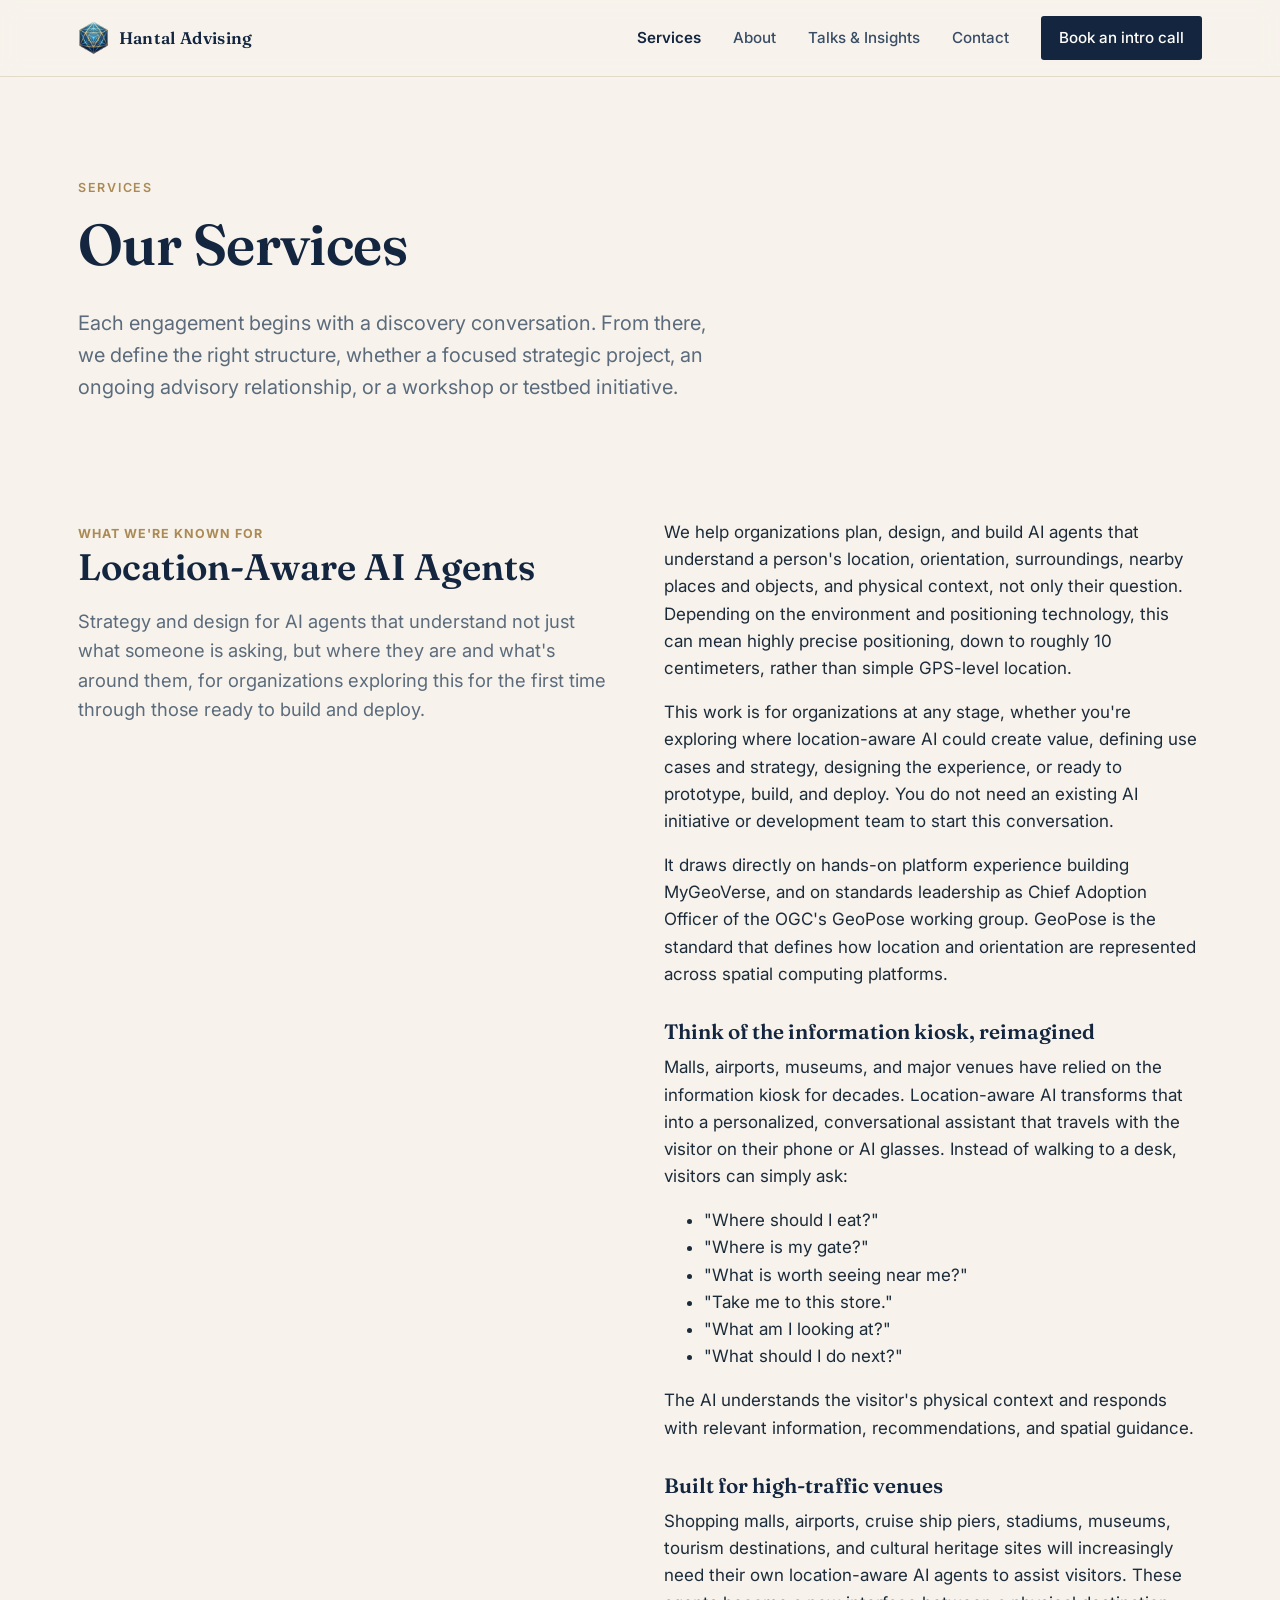
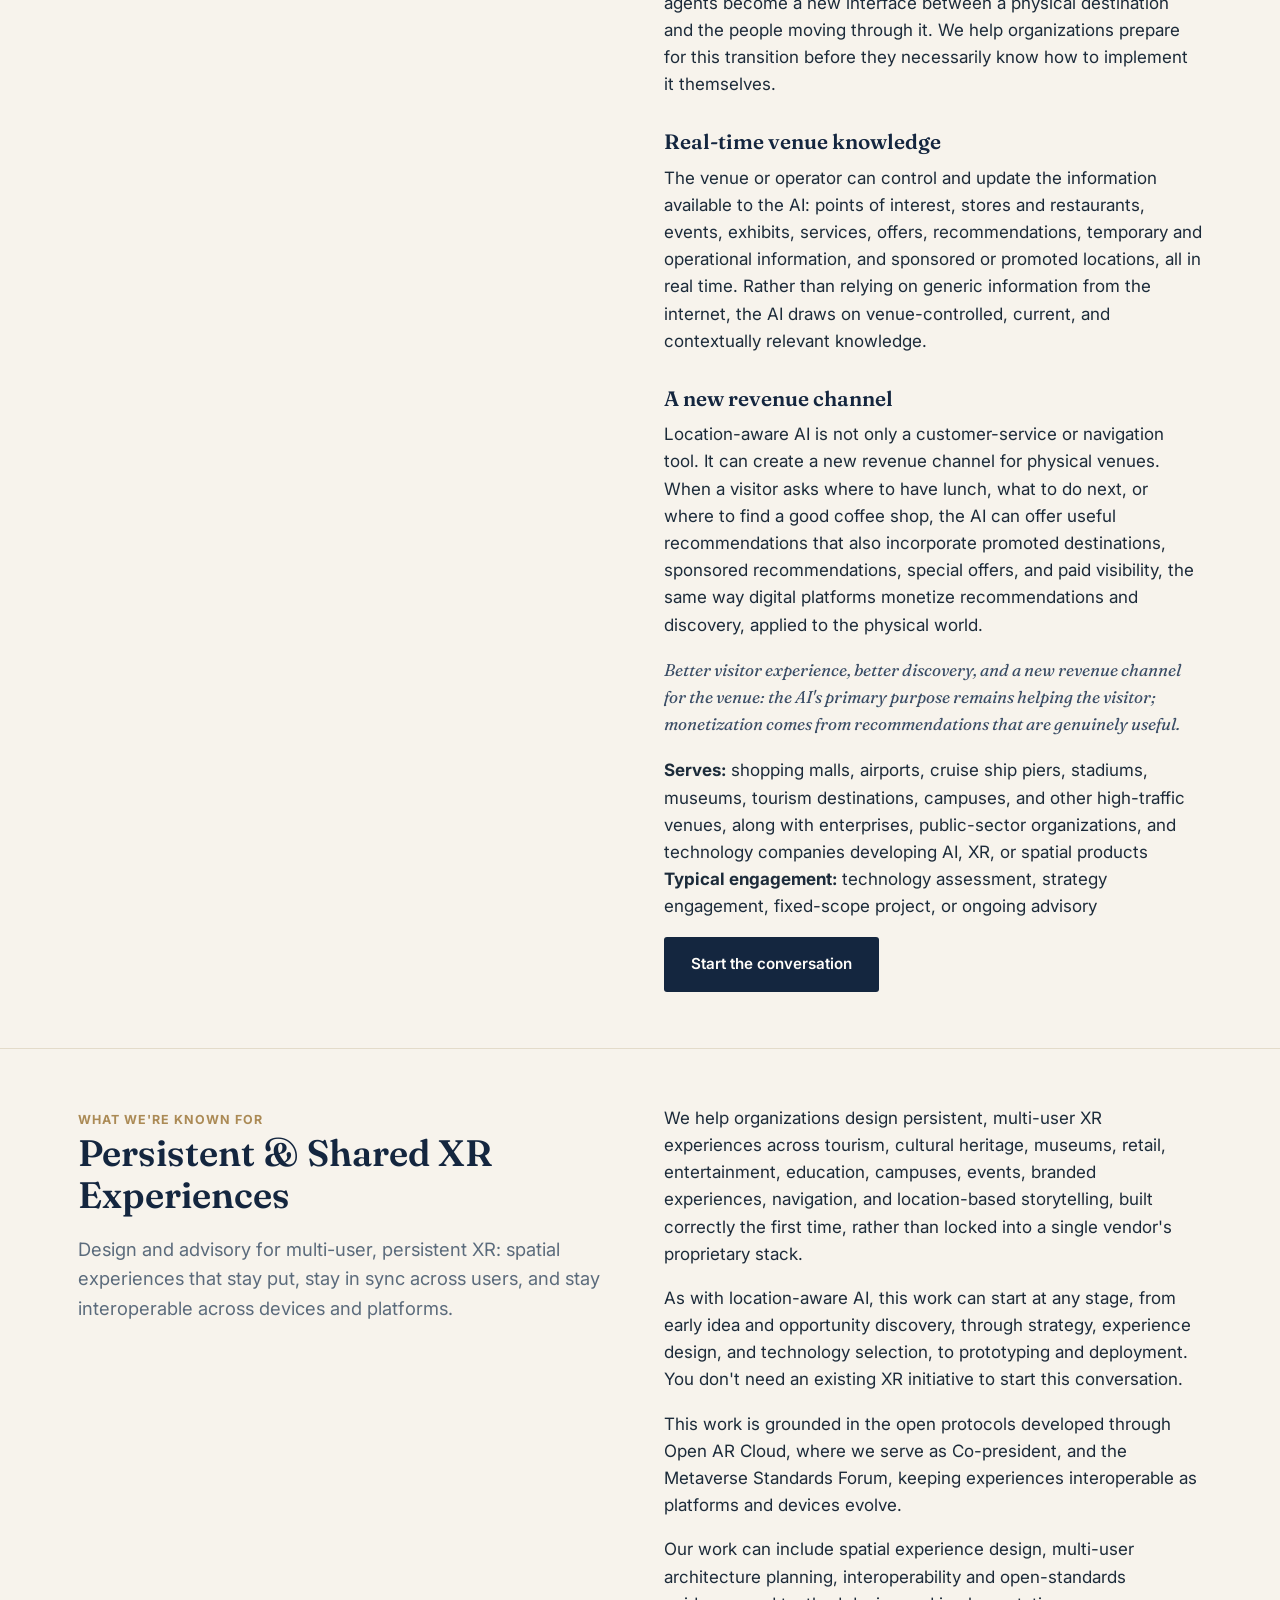
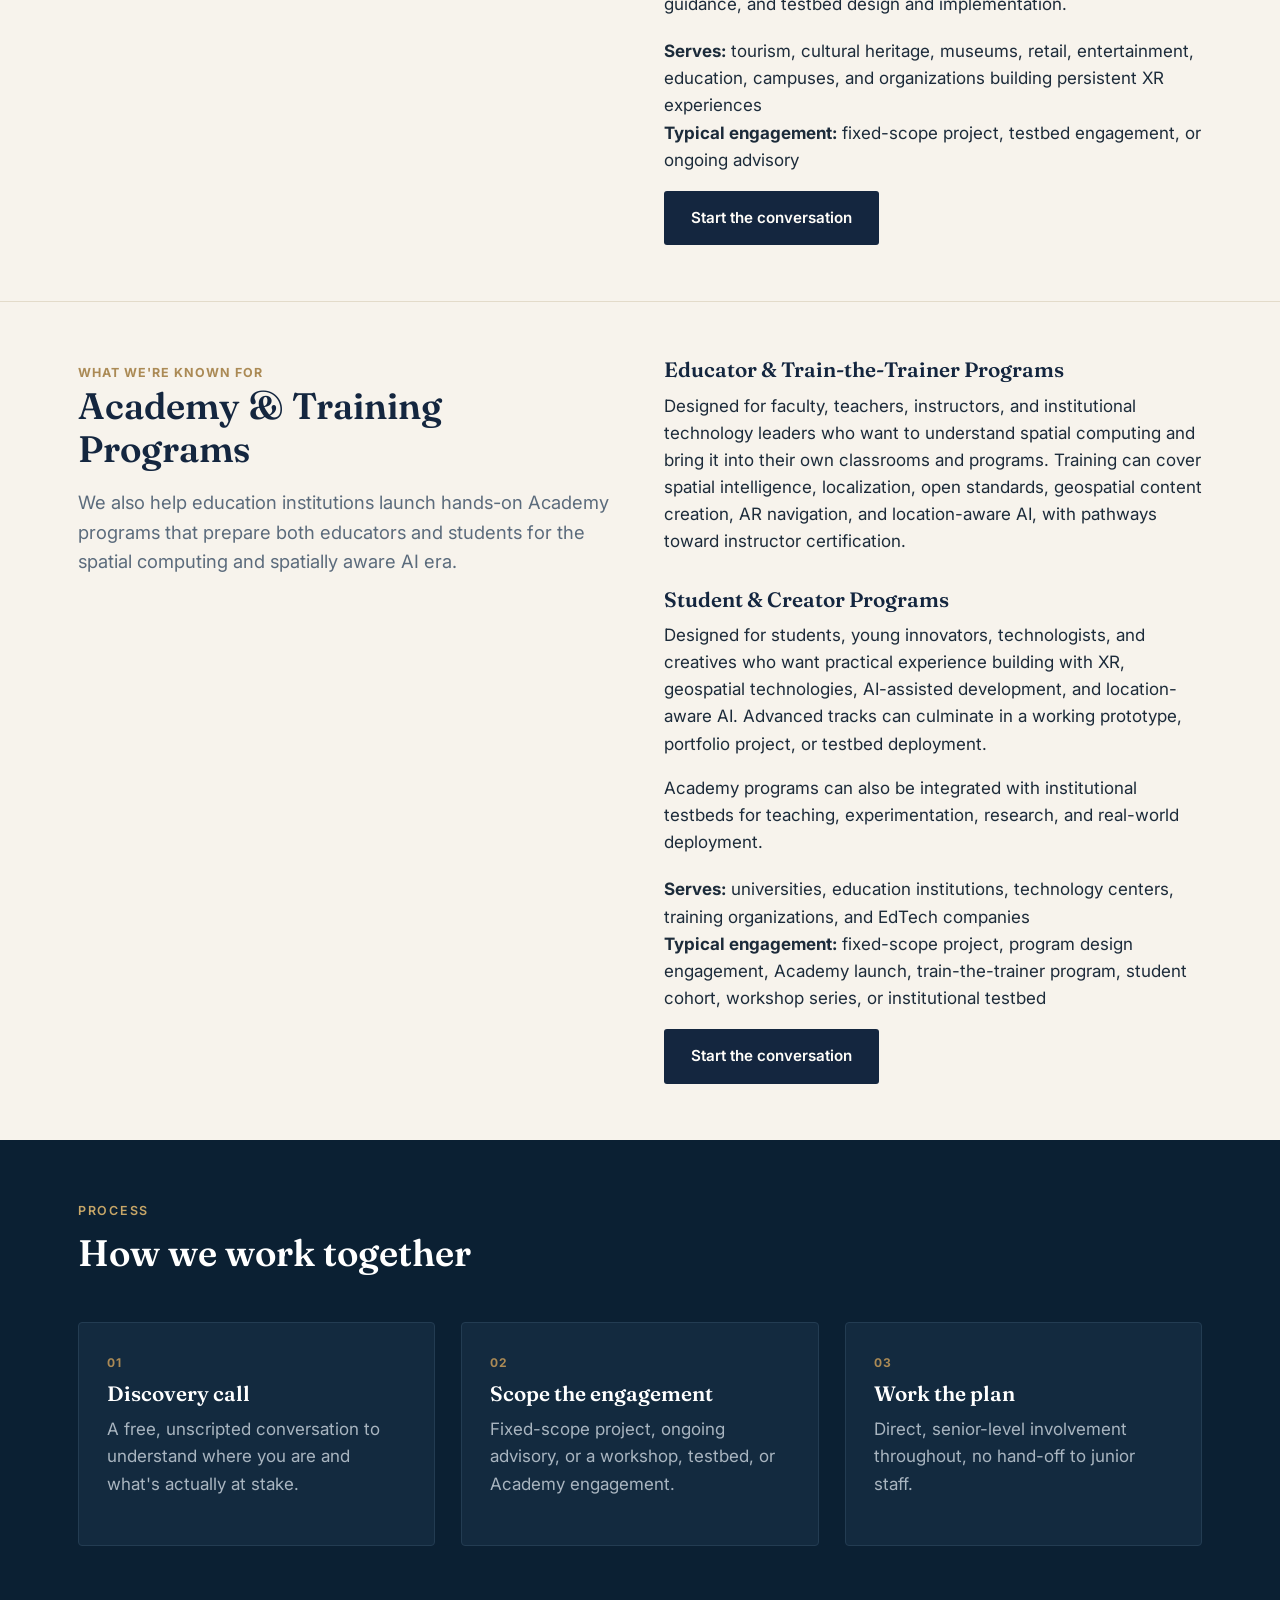
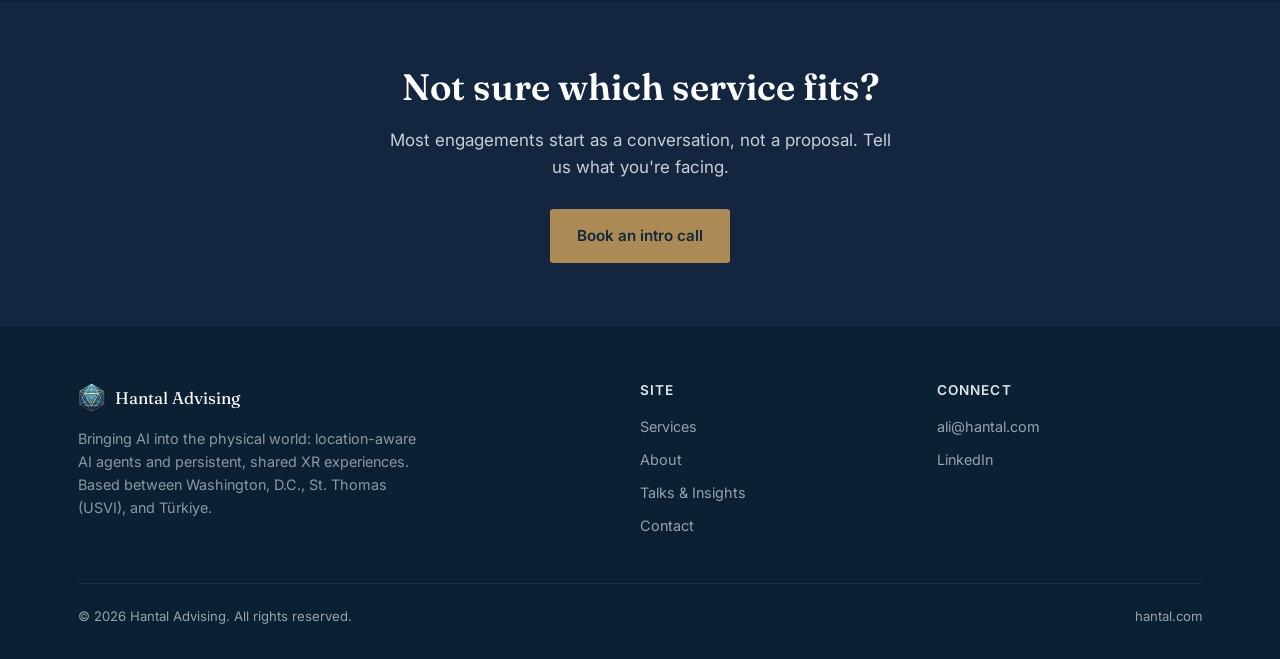
<file: services.html>
<!doctype html>
<html lang="en">
<head>
<meta charset="UTF-8">
<meta name="viewport" content="width=device-width, initial-scale=1">
<title>Services | Hantal Advising</title>
<meta name="description" content="Location-aware AI agents, persistent, shared XR experiences, and Academy & training programs for organizations preparing for spatially aware AI and spatial computing.">
<link rel="icon" href="assets/icon.png">
<link rel="preconnect" href="https://fonts.googleapis.com">
<link rel="preconnect" href="https://fonts.gstatic.com" crossorigin>
<link href="https://fonts.googleapis.com/css2?family=Fraunces:wght@500;600;700&family=Inter:wght@400;500;600;700&display=swap" rel="stylesheet">
<link rel="stylesheet" href="css/style.css">
</head>
<body>

<header class="site">
  <div class="nav-row">
    <a class="brand" href="index.html">
      <img src="assets/icon.png" alt="Hantal Advising icon">
      <span>Hantal Advising</span>
    </a>
    <button class="nav-toggle" aria-label="Toggle navigation" aria-expanded="false">
      <span></span><span></span><span></span>
    </button>
    <nav class="primary">
      <a href="services.html" class="current">Services</a>
      <a href="about.html">About</a>
      <a href="insights.html">Talks &amp; Insights</a>
      <a href="contact.html">Contact</a>
      <a class="cta" href="contact.html">Book an intro call</a>
    </nav>
  </div>
</header>

<main>

  <section class="hero" style="padding-bottom:40px;">
    <div class="wrap">
      <span class="eyebrow">Services</span>
      <h1>Our Services</h1>
      <p class="lede">Each engagement begins with a discovery conversation. From there, we define the right structure, whether a focused strategic project, an ongoing advisory relationship, or a workshop or testbed initiative.</p>
    </div>
  </section>

  <!-- Primary 1: Location-Aware AI Agents -->
  <section id="location-aware-ai" class="tight">
    <div class="wrap">
      <div class="two-col">
        <div>
          <span class="tag" style="color:var(--gold);font-size:0.78rem;letter-spacing:0.08em;text-transform:uppercase;font-weight:700;">What we're known for</span>
          <h2>Location-Aware AI Agents</h2>
          <p class="lede">Strategy and design for AI agents that understand not just what someone is asking, but where they are and what's around them, for organizations exploring this for the first time through those ready to build and deploy.</p>
        </div>
        <div>
          <p>We help organizations plan, design, and build AI agents that understand a person's location, orientation, surroundings, nearby places and objects, and physical context, not only their question. Depending on the environment and positioning technology, this can mean highly precise positioning, down to roughly 10 centimeters, rather than simple GPS-level location.</p>
          <p>This work is for organizations at any stage, whether you're exploring where location-aware AI could create value, defining use cases and strategy, designing the experience, or ready to prototype, build, and deploy. You do not need an existing AI initiative or development team to start this conversation.</p>
          <p>It draws directly on hands-on platform experience building MyGeoVerse, and on standards leadership as Chief Adoption Officer of the OGC's GeoPose working group. GeoPose is the standard that defines how location and orientation are represented across spatial computing platforms.</p>

          <h3 style="margin-top:32px;">Think of the information kiosk, reimagined</h3>
          <p>Malls, airports, museums, and major venues have relied on the information kiosk for decades. Location-aware AI transforms that into a personalized, conversational assistant that travels with the visitor on their phone or AI glasses. Instead of walking to a desk, visitors can simply ask:</p>
          <ul>
            <li>"Where should I eat?"</li>
            <li>"Where is my gate?"</li>
            <li>"What is worth seeing near me?"</li>
            <li>"Take me to this store."</li>
            <li>"What am I looking at?"</li>
            <li>"What should I do next?"</li>
          </ul>
          <p>The AI understands the visitor's physical context and responds with relevant information, recommendations, and spatial guidance.</p>

          <h3 style="margin-top:32px;">Built for high-traffic venues</h3>
          <p>Shopping malls, airports, cruise ship piers, stadiums, museums, tourism destinations, and cultural heritage sites will increasingly need their own location-aware AI agents to assist visitors. These agents become a new interface between a physical destination and the people moving through it. We help organizations prepare for this transition before they necessarily know how to implement it themselves.</p>

          <h3 style="margin-top:32px;">Real-time venue knowledge</h3>
          <p>The venue or operator can control and update the information available to the AI: points of interest, stores and restaurants, events, exhibits, services, offers, recommendations, temporary and operational information, and sponsored or promoted locations, all in real time. Rather than relying on generic information from the internet, the AI draws on venue-controlled, current, and contextually relevant knowledge.</p>

          <h3 style="margin-top:32px;">A new revenue channel</h3>
          <p>Location-aware AI is not only a customer-service or navigation tool. It can create a new revenue channel for physical venues. When a visitor asks where to have lunch, what to do next, or where to find a good coffee shop, the AI can offer useful recommendations that also incorporate promoted destinations, sponsored recommendations, special offers, and paid visibility, the same way digital platforms monetize recommendations and discovery, applied to the physical world.</p>
          <p style="font-family:var(--font-head);font-style:italic;color:var(--ink-soft);">Better visitor experience, better discovery, and a new revenue channel for the venue: the AI's primary purpose remains helping the visitor; monetization comes from recommendations that are genuinely useful.</p>

          <p style="margin-top:20px;"><strong>Serves:</strong> shopping malls, airports, cruise ship piers, stadiums, museums, tourism destinations, campuses, and other high-traffic venues, along with enterprises, public-sector organizations, and technology companies developing AI, XR, or spatial products<br><strong>Typical engagement:</strong> technology assessment, strategy engagement, fixed-scope project, or ongoing advisory</p>
          <a class="btn btn-primary" href="contact.html">Start the conversation</a>
        </div>
      </div>
    </div>
  </section>

  <hr class="divider">

  <!-- Primary 2: Persistent & Shared XR Experiences -->
  <section id="persistent-xr" class="tight">
    <div class="wrap">
      <div class="two-col">
        <div>
          <span class="tag" style="color:var(--gold);font-size:0.78rem;letter-spacing:0.08em;text-transform:uppercase;font-weight:700;">What we're known for</span>
          <h2>Persistent &amp; Shared XR Experiences</h2>
          <p class="lede">Design and advisory for multi-user, persistent XR: spatial experiences that stay put, stay in sync across users, and stay interoperable across devices and platforms.</p>
        </div>
        <div>
          <p>We help organizations design persistent, multi-user XR experiences across tourism, cultural heritage, museums, retail, entertainment, education, campuses, events, branded experiences, navigation, and location-based storytelling, built correctly the first time, rather than locked into a single vendor's proprietary stack.</p>
          <p>As with location-aware AI, this work can start at any stage, from early idea and opportunity discovery, through strategy, experience design, and technology selection, to prototyping and deployment. You don't need an existing XR initiative to start this conversation.</p>
          <p>This work is grounded in the open protocols developed through Open AR Cloud, where we serve as Co-president, and the Metaverse Standards Forum, keeping experiences interoperable as platforms and devices evolve.</p>
          <p>Our work can include spatial experience design, multi-user architecture planning, interoperability and open-standards guidance, and testbed design and implementation.</p>
          <p style="margin-top:20px;"><strong>Serves:</strong> tourism, cultural heritage, museums, retail, entertainment, education, campuses, and organizations building persistent XR experiences<br><strong>Typical engagement:</strong> fixed-scope project, testbed engagement, or ongoing advisory</p>
          <a class="btn btn-primary" href="contact.html">Start the conversation</a>
        </div>
      </div>
    </div>
  </section>

  <hr class="divider">

  <!-- Primary 3: Academy & Training Programs -->
  <section id="academy-training" class="tight">
    <div class="wrap">
      <div class="two-col">
        <div>
          <span class="tag" style="color:var(--gold);font-size:0.78rem;letter-spacing:0.08em;text-transform:uppercase;font-weight:700;">What we're known for</span>
          <h2>Academy &amp; Training Programs</h2>
          <p class="lede">We also help education institutions launch hands-on Academy programs that prepare both educators and students for the spatial computing and spatially aware AI era.</p>
        </div>
        <div>
          <h3 style="margin-top:0;">Educator &amp; Train-the-Trainer Programs</h3>
          <p>Designed for faculty, teachers, instructors, and institutional technology leaders who want to understand spatial computing and bring it into their own classrooms and programs. Training can cover spatial intelligence, localization, open standards, geospatial content creation, AR navigation, and location-aware AI, with pathways toward instructor certification.</p>

          <h3 style="margin-top:32px;">Student &amp; Creator Programs</h3>
          <p>Designed for students, young innovators, technologists, and creatives who want practical experience building with XR, geospatial technologies, AI-assisted development, and location-aware AI. Advanced tracks can culminate in a working prototype, portfolio project, or testbed deployment.</p>

          <p>Academy programs can also be integrated with institutional testbeds for teaching, experimentation, research, and real-world deployment.</p>

          <p style="margin-top:20px;"><strong>Serves:</strong> universities, education institutions, technology centers, training organizations, and EdTech companies<br><strong>Typical engagement:</strong> fixed-scope project, program design engagement, Academy launch, train-the-trainer program, student cohort, workshop series, or institutional testbed</p>
          <a class="btn btn-primary" href="contact.html">Start the conversation</a>
        </div>
      </div>
    </div>
  </section>

  <!-- How we work -->
  <section class="band-dark tight">
    <div class="wrap">
      <div class="section-head">
        <span class="eyebrow">Process</span>
        <h2>How we work together</h2>
      </div>
      <div class="grid cols-3">
        <div class="card" style="background:#132a3f;border-color:#233c52;">
          <span class="tag">01</span>
          <h3 style="color:#fff;">Discovery call</h3>
          <p style="color:#a9b5c0;">A free, unscripted conversation to understand where you are and what's actually at stake.</p>
        </div>
        <div class="card" style="background:#132a3f;border-color:#233c52;">
          <span class="tag">02</span>
          <h3 style="color:#fff;">Scope the engagement</h3>
          <p style="color:#a9b5c0;">Fixed-scope project, ongoing advisory, or a workshop, testbed, or Academy engagement.</p>
        </div>
        <div class="card" style="background:#132a3f;border-color:#233c52;">
          <span class="tag">03</span>
          <h3 style="color:#fff;">Work the plan</h3>
          <p style="color:#a9b5c0;">Direct, senior-level involvement throughout, no hand-off to junior staff.</p>
        </div>
      </div>
    </div>
  </section>

  <section class="cta-band">
    <div class="wrap">
      <h2>Not sure which service fits?</h2>
      <p>Most engagements start as a conversation, not a proposal. Tell us what you're facing.</p>
      <a class="btn btn-primary" href="contact.html">Book an intro call</a>
    </div>
  </section>

</main>

<footer class="site">
  <div class="wrap">
    <div class="foot-grid">
      <div>
        <div class="brand-foot">
          <img src="assets/icon.png" alt="Hantal Advising icon">
          <span>Hantal Advising</span>
        </div>
        <p style="max-width:340px;color:#8b98a4;">Bringing AI into the physical world: location-aware AI agents and persistent, shared XR experiences. Based between Washington, D.C., St. Thomas (USVI), and Türkiye.</p>
      </div>
      <div>
        <h4>Site</h4>
        <ul>
          <li><a href="services.html">Services</a></li>
          <li><a href="about.html">About</a></li>
          <li><a href="insights.html">Talks &amp; Insights</a></li>
          <li><a href="contact.html">Contact</a></li>
        </ul>
      </div>
      <div>
        <h4>Connect</h4>
        <ul>
          <li><a href="mailto:ali@hantal.com">ali@hantal.com</a></li>
          <li><a href="https://linkedin.com/in/ahantal" target="_blank" rel="noopener">LinkedIn</a></li>
        </ul>
      </div>
    </div>
    <div class="bottom">
      <span>© 2026 Hantal Advising. All rights reserved.</span>
      <span>hantal.com</span>
    </div>
  </div>
</footer>

<script src="js/main.js"></script>
</body>
</html>
</file>
<file: css/style.css>
/* ============================================================
   Hantal Advising: shared stylesheet
   ============================================================ */

:root {
  --ink: #14263f;         /* deep navy, from wordmark */
  --ink-soft: #3a4d66;
  --teal: #123047;        /* anchor dark teal/navy */
  --teal-deep: #0b2033;
  --gold: #ab8a55;        /* metallic accent, from icosahedron edges */
  --gold-bright: #c7a668;
  --paper: #f7f3ec;       /* warm off-white ground */
  --paper-raised: #fffdf9;
  --line: #e3dbca;
  --text: #1c2b3a;
  --text-muted: #5b6b7c;
  --max: 1180px;

  --font-head: "Fraunces", "Iowan Old Style", Georgia, serif;
  --font-body: "Inter", -apple-system, BlinkMacSystemFont, "Segoe UI", sans-serif;
}

* { box-sizing: border-box; }
html { scroll-behavior: smooth; }

body {
  margin: 0;
  background: var(--paper);
  color: var(--text);
  font-family: var(--font-body);
  font-size: 17px;
  line-height: 1.6;
  -webkit-font-smoothing: antialiased;
}

img { max-width: 100%; display: block; }

a { color: var(--teal); text-decoration: none; }
a:hover { color: var(--gold); }

h1, h2, h3, h4 {
  font-family: var(--font-head);
  color: var(--ink);
  line-height: 1.15;
  margin: 0 0 0.5em;
  font-weight: 600;
}

h1 { font-size: clamp(2.4rem, 5vw, 3.6rem); letter-spacing: -0.01em; }
h2 { font-size: clamp(1.7rem, 3vw, 2.3rem); }
h3 { font-size: 1.3rem; }

p { margin: 0 0 1em; color: var(--text); }

.eyebrow {
  display: inline-block;
  font-family: var(--font-body);
  font-size: 0.78rem;
  letter-spacing: 0.14em;
  text-transform: uppercase;
  color: var(--gold);
  font-weight: 600;
  margin-bottom: 0.9em;
}

.lede {
  font-size: 1.15rem;
  color: var(--text-muted);
  max-width: 640px;
}

.wrap {
  max-width: var(--max);
  margin: 0 auto;
  padding: 0 28px;
}

section { padding: 88px 0; }
section.tight { padding: 56px 0; }

/* ---------- buttons ---------- */
.btn {
  display: inline-flex;
  align-items: center;
  gap: 8px;
  font-family: var(--font-body);
  font-weight: 600;
  font-size: 0.95rem;
  padding: 14px 26px;
  border-radius: 3px;
  border: 1px solid transparent;
  cursor: pointer;
  transition: all 0.18s ease;
}
.btn-primary {
  background: var(--ink);
  color: var(--paper-raised);
}
.btn-primary:hover { background: var(--gold); color: var(--ink); }
.btn-ghost {
  background: transparent;
  color: var(--ink);
  border-color: var(--ink);
}
.btn-ghost:hover { border-color: var(--gold); color: var(--gold); }

/* ---------- header / nav ---------- */
header.site {
  position: sticky;
  top: 0;
  z-index: 40;
  background: rgba(247, 243, 236, 0.92);
  backdrop-filter: blur(8px);
  border-bottom: 1px solid var(--line);
}
.nav-row {
  display: flex;
  align-items: center;
  justify-content: space-between;
  padding: 16px 28px;
  max-width: var(--max);
  margin: 0 auto;
}
.brand {
  display: flex;
  align-items: center;
  gap: 10px;
  font-family: var(--font-head);
  font-weight: 600;
  font-size: 1.05rem;
  color: var(--ink);
  letter-spacing: 0.02em;
}
.brand img { height: 34px; width: auto; }
nav.primary { display: flex; align-items: center; gap: 32px; }
nav.primary a {
  color: var(--ink-soft);
  font-size: 0.95rem;
  font-weight: 500;
}
nav.primary a.current { color: var(--ink); font-weight: 600; }
nav.primary a.cta {
  color: var(--paper-raised);
  background: var(--ink);
  padding: 10px 18px;
  border-radius: 3px;
}
nav.primary a.cta:hover { background: var(--gold); color: var(--ink); }

.nav-toggle {
  display: none;
  background: none;
  border: none;
  cursor: pointer;
  padding: 6px;
}
.nav-toggle span {
  display: block;
  width: 24px;
  height: 2px;
  background: var(--ink);
  margin: 5px 0;
}

@media (max-width: 860px) {
  nav.primary {
    display: none;
    position: fixed;
    top: 68px;
    left: 0;
    right: 0;
    max-height: calc(100vh - 68px);
    overflow-y: auto;
    background: var(--paper-raised);
    flex-direction: column;
    align-items: flex-start;
    gap: 0;
    padding: 12px 28px 28px;
    border-bottom: 1px solid var(--line);
  }
  nav.primary.open { display: flex; }
  nav.primary a { width: 100%; padding: 14px 0; border-bottom: 1px solid var(--line); }
  nav.primary a.cta { margin-top: 12px; text-align: center; }
  .nav-toggle { display: block; }
}

/* ---------- hero ---------- */
.hero {
  padding: 96px 0 72px;
}
.hero .eyebrow { margin-bottom: 1.1em; }
.hero h1 { max-width: 820px; }
.hero .lede { margin-top: 22px; font-size: 1.25rem; }
.hero-cta { margin-top: 34px; display: flex; gap: 16px; flex-wrap: wrap; }
.hero-arenas {
  margin-top: 56px;
  display: grid;
  grid-template-columns: repeat(3, 1fr);
  gap: 1px;
  background: var(--line);
  border: 1px solid var(--line);
}
.hero-arenas div {
  background: var(--paper-raised);
  padding: 22px 24px;
  font-size: 0.95rem;
  color: var(--ink-soft);
  font-weight: 500;
}
@media (max-width: 700px) {
  .hero-arenas { grid-template-columns: 1fr; }
}

/* ---------- sections on dark ---------- */
.band-dark {
  background: var(--teal-deep);
  color: #dfe6ec;
}
.band-dark h2, .band-dark h3 { color: #fff; }
.band-dark p { color: #b9c3cd; }
.band-dark .eyebrow { color: var(--gold-bright); }

/* ---------- cards ---------- */
.grid { display: grid; gap: 26px; }
.grid.cols-3 { grid-template-columns: repeat(3, 1fr); }
.grid.cols-2 { grid-template-columns: repeat(2, 1fr); }
@media (max-width: 900px) {
  .grid.cols-3, .grid.cols-2 { grid-template-columns: 1fr; }
}

.card {
  background: var(--paper-raised);
  border: 1px solid var(--line);
  padding: 30px 28px;
  border-radius: 4px;
}
.card h3 { margin-bottom: 0.5em; }

.boxes-lg .card {
  padding: 44px 40px;
  border-top: 3px solid var(--gold);
}
.boxes-lg .card h3 { font-size: 1.5rem; }
.boxes-lg .card p { color: var(--text-muted); font-size: 1.02rem; }
.boxes-lg .card a.more { font-size: 0.98rem; }
.card .tag {
  font-size: 0.75rem;
  letter-spacing: 0.08em;
  text-transform: uppercase;
  color: var(--gold);
  font-weight: 700;
  margin-bottom: 0.8em;
  display: block;
}
.card ul { margin: 0.8em 0 0; padding-left: 1.1em; color: var(--text-muted); }
.card ul li { margin-bottom: 0.4em; }
.card a.more { display: inline-block; margin-top: 1em; font-weight: 600; font-size: 0.92rem; }

/* ---------- credibility strip ---------- */
.credibility {
  border-top: 1px solid var(--line);
  border-bottom: 1px solid var(--line);
  padding: 40px 0;
}
.credibility .label {
  font-size: 0.78rem;
  letter-spacing: 0.12em;
  text-transform: uppercase;
  color: var(--text-muted);
  margin-bottom: 22px;
}
.logo-row {
  display: flex;
  flex-wrap: wrap;
  gap: 14px 34px;
  align-items: center;
}
.logo-row span {
  font-family: var(--font-head);
  font-weight: 600;
  color: var(--ink-soft);
  font-size: 1.02rem;
  opacity: 0.85;
}

/* ---------- signature band ---------- */
.signature {
  background: var(--teal-deep);
  color: #e8ecef;
  padding: 72px 0;
  position: relative;
}
.signature::before {
  content: "";
  position: absolute;
  inset: 0;
  background: radial-gradient(circle at 85% 20%, rgba(171,138,85,0.16), transparent 55%);
  pointer-events: none;
}
.signature .inner { position: relative; }
.signature .eyebrow { color: var(--gold-bright); }
.signature h2 { color: #fff; max-width: 640px; }
.signature p { color: #b9c3cd; max-width: 600px; }
.signature ul { color: #c7d0d8; padding-left: 1.2em; max-width: 600px; }
.signature ul li { margin-bottom: 0.5em; }

/* ---------- about teaser / person ---------- */
.person-teaser {
  display: grid;
  grid-template-columns: 260px 1fr;
  gap: 44px;
  align-items: center;
}
.person-teaser img {
  border-radius: 4px;
  border: 1px solid var(--line);
}
@media (max-width: 700px) {
  .person-teaser { grid-template-columns: 1fr; }
  .person-teaser img { max-width: 220px; }
}

.person-card {
  display: grid;
  grid-template-columns: 220px 1fr;
  gap: 40px;
  margin-bottom: 24px;
}
.person-card img { border-radius: 4px; border: 1px solid var(--line); }
.person-card .credentials { margin-top: 1em; }
.person-card .credentials li { color: var(--text-muted); font-size: 0.95rem; }
@media (max-width: 700px) {
  .person-card { grid-template-columns: 1fr; }
  .person-card img { max-width: 200px; }
}

/* ---------- talks / insights ---------- */
.filter-tabs {
  display: flex;
  gap: 10px;
  margin-bottom: 36px;
  flex-wrap: wrap;
}
.filter-tabs button {
  font-family: var(--font-body);
  font-weight: 600;
  font-size: 0.9rem;
  padding: 10px 18px;
  border-radius: 999px;
  border: 1px solid var(--line);
  background: var(--paper-raised);
  color: var(--ink-soft);
  cursor: pointer;
  transition: all 0.15s ease;
}
.filter-tabs button.active,
.filter-tabs button:hover {
  background: var(--ink);
  color: var(--paper-raised);
  border-color: var(--ink);
}

.talk-list { display: grid; gap: 20px; }
.talk-card {
  display: grid;
  grid-template-columns: 96px 1fr auto;
  gap: 24px;
  align-items: center;
  background: var(--paper-raised);
  border: 1px solid var(--line);
  border-radius: 4px;
  padding: 22px 26px;
}
.talk-card .kind {
  width: 96px;
  height: 96px;
  border-radius: 4px;
  background: var(--teal-deep);
  display: flex;
  align-items: center;
  justify-content: center;
  color: var(--gold-bright);
  font-family: var(--font-head);
  font-size: 0.8rem;
  text-align: center;
  padding: 8px;
}
.talk-card .meta {
  font-size: 0.82rem;
  color: var(--text-muted);
  text-transform: uppercase;
  letter-spacing: 0.06em;
  margin-bottom: 6px;
}
.talk-card h3 { margin-bottom: 6px; font-size: 1.15rem; }
.talk-card p { margin: 0; color: var(--text-muted); font-size: 0.95rem; }
.talk-card .go { white-space: nowrap; font-weight: 600; }
.talk-card.pinned { border-color: var(--gold); }
@media (max-width: 700px) {
  .talk-card { grid-template-columns: 1fr; }
  .talk-card .kind { width: 56px; height: 56px; font-size: 0.65rem; }
}

.talk-card[data-category][hidden] { display: none; }

/* ---------- contact ---------- */
.contact-grid {
  display: grid;
  grid-template-columns: 1.1fr 0.9fr;
  gap: 56px;
}
@media (max-width: 860px) {
  .contact-grid { grid-template-columns: 1fr; }
}
form.contact-form { display: grid; gap: 18px; }
form.contact-form label {
  display: block;
  font-size: 0.85rem;
  font-weight: 600;
  color: var(--ink-soft);
  margin-bottom: 6px;
}
form.contact-form input,
form.contact-form select,
form.contact-form textarea {
  width: 100%;
  padding: 12px 14px;
  border: 1px solid var(--line);
  border-radius: 3px;
  background: var(--paper-raised);
  font-family: var(--font-body);
  font-size: 0.98rem;
  color: var(--text);
}
form.contact-form textarea { resize: vertical; min-height: 130px; }
.hp { position: absolute; left: -9999px; }

.contact-side .item { margin-bottom: 28px; }
.contact-side .item .label {
  font-size: 0.78rem;
  letter-spacing: 0.1em;
  text-transform: uppercase;
  color: var(--gold);
  font-weight: 700;
  margin-bottom: 6px;
}

/* ---------- CTA band ---------- */
.cta-band {
  background: var(--ink);
  color: #fff;
  padding: 64px 0;
  text-align: center;
}
.cta-band h2 { color: #fff; }
.cta-band p { color: #c7cfd6; max-width: 520px; margin: 0 auto 28px; }
.cta-band .btn-primary { background: var(--gold); color: var(--ink); }
.cta-band .btn-primary:hover { background: #fff; }

/* ---------- footer ---------- */
footer.site {
  background: var(--teal-deep);
  color: #96a3ae;
  padding: 56px 0 32px;
  font-size: 0.9rem;
}
footer.site .foot-grid {
  display: grid;
  grid-template-columns: 2fr 1fr 1fr;
  gap: 32px;
  margin-bottom: 36px;
}
footer.site h4 { color: #dfe6ec; font-family: var(--font-body); font-size: 0.85rem; letter-spacing: 0.08em; text-transform: uppercase; margin-bottom: 16px; }
footer.site a { color: #96a3ae; }
footer.site a:hover { color: var(--gold-bright); }
footer.site ul { list-style: none; padding: 0; margin: 0; }
footer.site li { margin-bottom: 10px; }
footer.site .brand-foot { display: flex; align-items: center; gap: 10px; margin-bottom: 14px; }
footer.site .brand-foot img { height: 30px; }
footer.site .brand-foot span { font-family: var(--font-head); color: #fff; font-size: 1.05rem; }
footer.site .bottom {
  border-top: 1px solid rgba(255,255,255,0.08);
  padding-top: 22px;
  display: flex;
  justify-content: space-between;
  flex-wrap: wrap;
  gap: 10px;
  font-size: 0.82rem;
}
@media (max-width: 700px) {
  footer.site .foot-grid { grid-template-columns: 1fr; }
}

/* ---------- misc ---------- */
.section-head { max-width: 680px; margin-bottom: 48px; }
.divider { height: 1px; background: var(--line); border: none; margin: 0; }
.two-col { display: grid; grid-template-columns: 1fr 1fr; gap: 48px; }
@media (max-width: 800px) { .two-col { grid-template-columns: 1fr; } }

.person-role {
  font-family: var(--font-head);
  font-size: 1.05rem;
  color: var(--text);
  margin: 0 0 0.9em;
}

/* Full-bleed talk video, sits between About chapters */
.video-band {
  padding: 0;
  background: var(--teal-deep);
}
.video-embed { margin: 0; }
.video-frame {
  position: relative;
  width: 100%;
  /* never taller than the viewport; stays a true 16:9 so YouTube never letterboxes */
  max-width: calc(82vh * 16 / 9);
  margin-inline: auto;
  aspect-ratio: 16 / 9;
  overflow: hidden;
  background: #000;
}
.video-frame iframe { position: absolute; inset: 0; width: 100%; height: 100%; border: 0; }
.video-embed figcaption {
  text-align: center;
  padding: 16px 28px 20px;
  font-size: 0.85rem;
  letter-spacing: 0.04em;
  color: var(--gold-bright);
}
</file>
